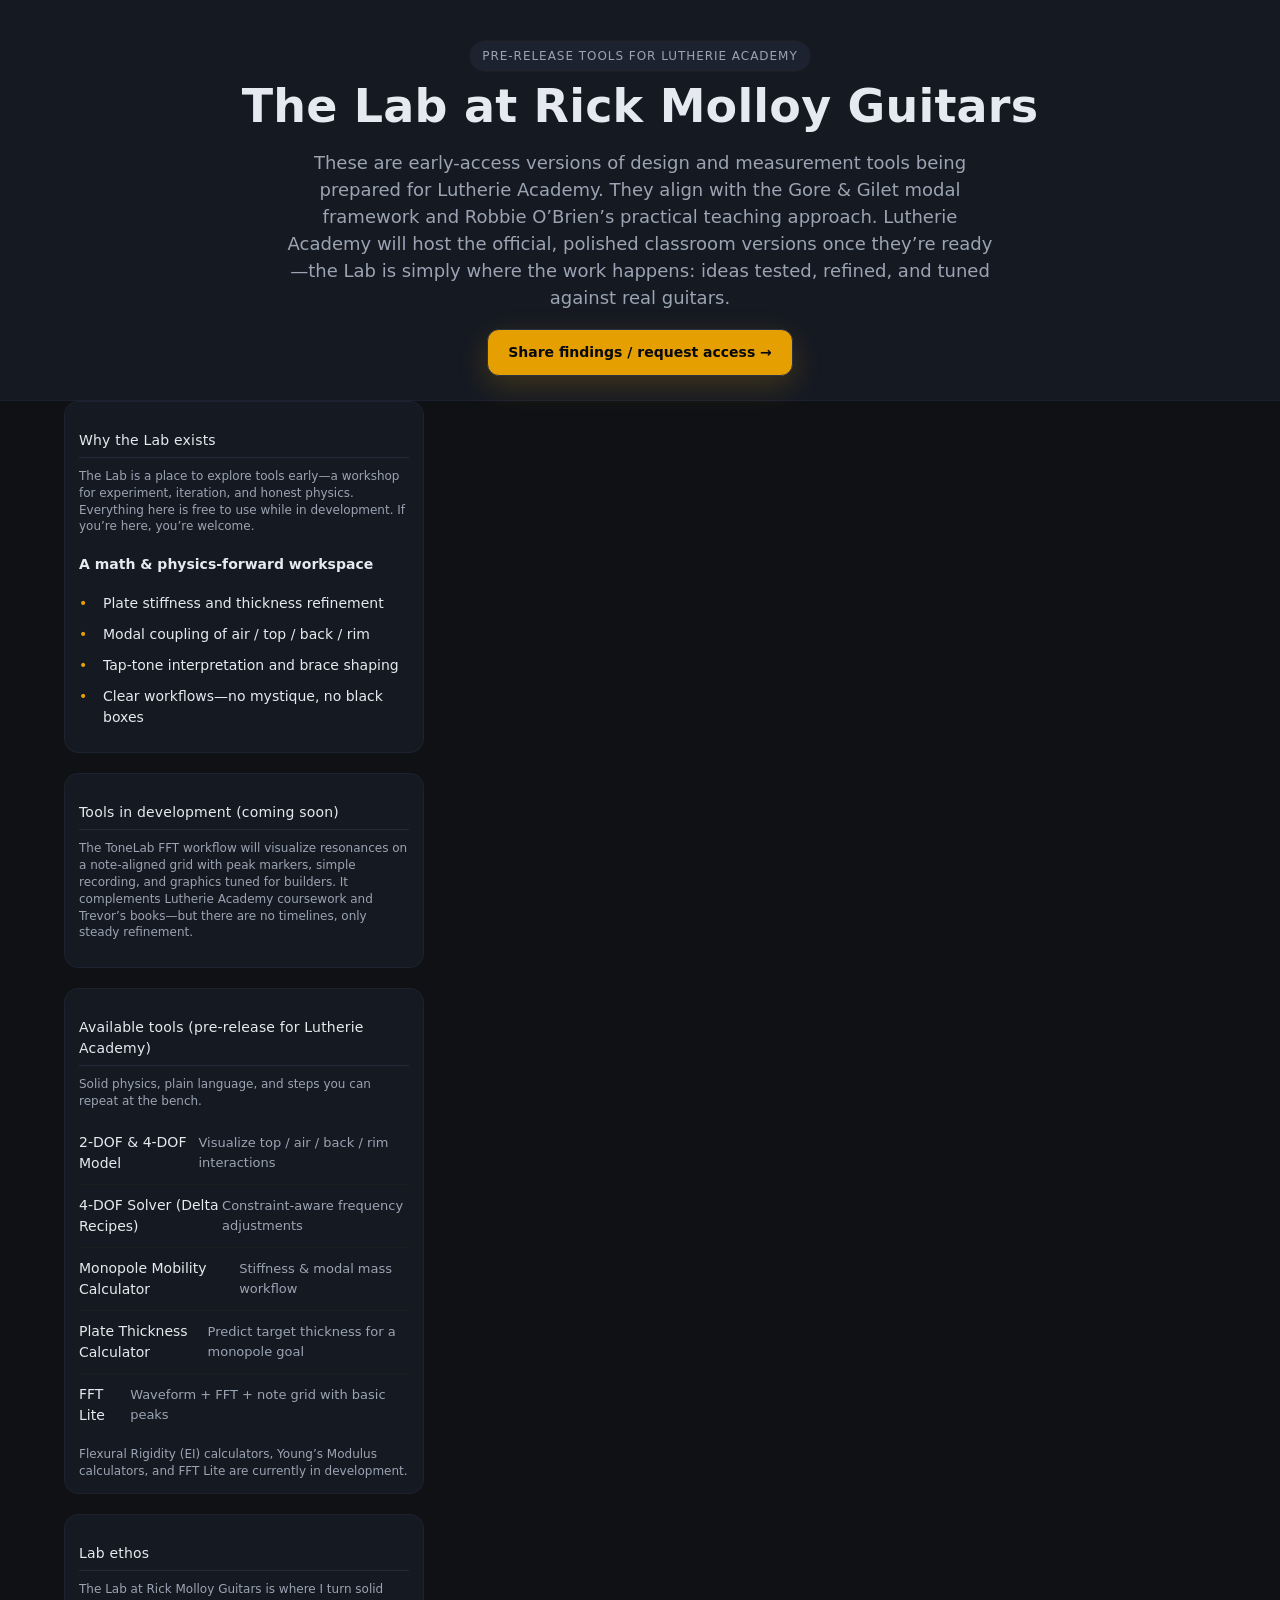
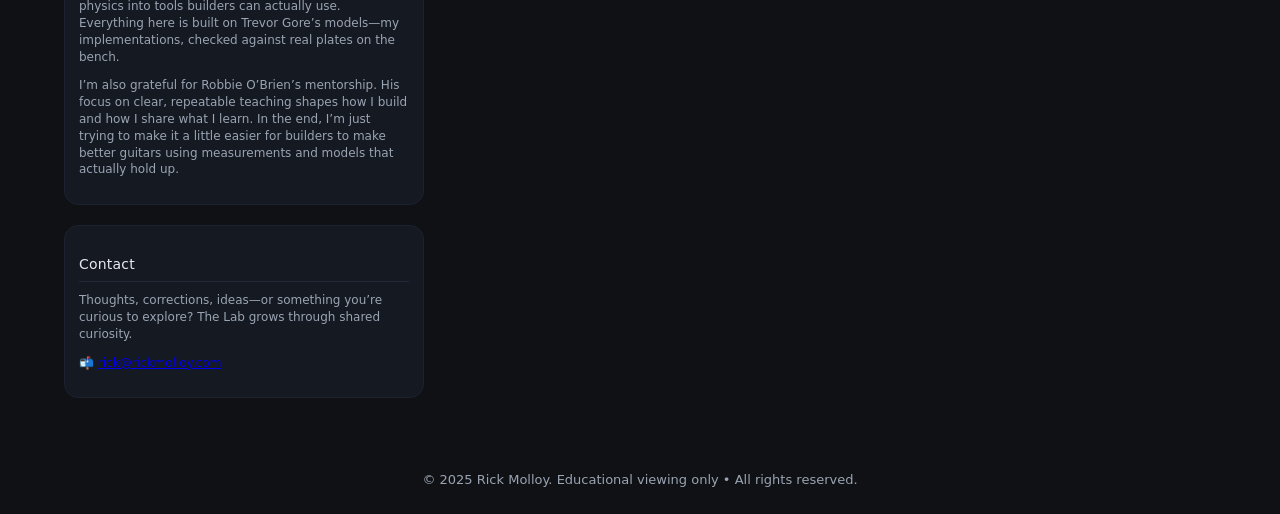
<file: index.html>
<!DOCTYPE html>
<html lang="en">

<head>
  <meta charset="utf-8">
  <meta name="viewport" content="width=device-width, initial-scale=1">
  <title>Rick Molloy Guitars — Coming Soon</title>
  <link rel="stylesheet" href="tools/common/styles.css">
  <style>
    body {
      background: var(--bg);
      color: var(--ink);
      min-height: 100vh;
      display: flex;
      flex-direction: column;
    }

    .hero {
      padding: 40px 24px 24px;
      text-align: center;
    }

    .hero h1 {
      font-size: clamp(32px, 4vw, 46px);
      margin-bottom: 8px;
    }

    .hero p {
      margin: 0 auto;
      max-width: 720px;
      font-size: 18px;
      color: var(--muted);
    }

    main {
      flex: 1;
      width: min(1200px, 100%);
      margin: 0 auto;
      padding: 0 24px 48px;
    }

    .home-grid {
      display: grid;
      grid-template-columns: repeat(auto-fit, minmax(280px, 1fr));
      gap: 20px;
    }

    .pill {
      display: inline-flex;
      align-items: center;
      gap: 8px;
      background: #1c2230;
      border: 1px solid var(--border-soft);
      padding: 6px 12px;
      border-radius: 999px;
      font-size: 12px;
      text-transform: uppercase;
      letter-spacing: 0.08em;
      color: var(--muted);
    }

    .cta {
      display: inline-flex;
      align-items: center;
      justify-content: center;
      gap: 8px;
      border: 1px solid #2a3245;
      background: var(--orange);
      color: #07090e;
      padding: 12px 20px;
      border-radius: 12px;
      text-decoration: none;
      font-weight: 600;
      margin-top: 18px;
      box-shadow: 0 10px 30px rgba(230, 159, 0, 0.2);
    }

    .cta:hover {
      filter: brightness(1.07);
    }

    ul.feature-list {
      list-style: none;
      margin: 16px 0 0;
      padding: 0;
    }

    ul.feature-list li {
      margin: 0 0 10px;
      padding-left: 24px;
      position: relative;
      color: var(--ink);
    }

    ul.feature-list li::before {
      content: "•";
      position: absolute;
      left: 0;
      color: var(--orange);
    }

    .tools-list a {
      display: flex;
      justify-content: space-between;
      align-items: center;
      padding: 10px 0;
      color: var(--ink);
      text-decoration: none;
      border-bottom: 1px solid var(--border-soft);
    }

    .tools-list a:last-child {
      border-bottom: none;
    }

    .tools-list span {
      color: var(--muted);
      font-size: 13px;
    }

    footer {
      text-align: center;
      padding: 24px;
      color: var(--muted);
      font-size: 13px;
    }
  </style>
</head>

<body>
  <header class="hero">
    <div class="pill">Pre-release tools for Lutherie Academy</div>
    <h1>The Lab at Rick Molloy Guitars</h1>
    <p>
      These are early-access versions of design and measurement tools being prepared for Lutherie Academy. They align with
      the Gore &amp; Gilet modal framework and Robbie O’Brien’s practical teaching approach. Lutherie Academy will host the
      official, polished classroom versions once they’re ready—the Lab is simply where the work happens: ideas tested, refined,
      and tuned against real guitars.
    </p>
    <a class="cta" href="mailto:rick@rickmolloy.com">
      Share findings / request access &rarr;
    </a>
  </header>

  <main>
    <div class="home-grid">

      <section class="card pad">
        <h3 class="section">Why the Lab exists</h3>
        <p class="small">
          The Lab is a place to explore tools early—a workshop for experiment, iteration, and honest physics.
          Everything here is free to use while in development. If you’re here, you’re welcome.
        </p>
        <h4>A math &amp; physics-forward workspace</h4>
        <ul class="feature-list">
          <li>Plate stiffness and thickness refinement</li>
          <li>Modal coupling of air / top / back / rim</li>
          <li>Tap-tone interpretation and brace shaping</li>
          <li>Clear workflows—no mystique, no black boxes</li>
        </ul>
      </section>

      <section class="card pad">
        <h3 class="section">Tools in development (coming soon)</h3>
        <p class="small">
          The ToneLab FFT workflow will visualize resonances on a note-aligned grid with peak markers, simple recording,
          and graphics tuned for builders. It complements Lutherie Academy coursework and Trevor’s books—but there are no timelines,
          only steady refinement.
        </p>
      </section>

      <section class="card pad">
        <h3 class="section">Available tools (pre-release for Lutherie Academy)</h3>
        <p class="small">
          Solid physics, plain language, and steps you can repeat at the bench.
        </p>
        <div class="tools-list">
          <a href="tools/4dof_model/index.html">
            2-DOF &amp; 4-DOF Model
            <span>Visualize top / air / back / rim interactions</span>
          </a>
          <a href="tools/4dof_solver/index.html">
            4-DOF Solver (Delta Recipes)
            <span>Constraint-aware frequency adjustments</span>
          </a>
          <a href="tools/monopole_mobility/index.html">
            Monopole Mobility Calculator
            <span>Stiffness &amp; modal mass workflow</span>
          </a>
          <a href="tools/plate_thickness/index.html">
            Plate Thickness Calculator
            <span>Predict target thickness for a monopole goal</span>
          </a>
          <a href="tools/fft_lite/index.html">
            FFT Lite
            <span>Waveform + FFT + note grid with basic peaks</span>
          </a>
        </div>
        <div class="small muted" style="margin-top:10px;">
          Flexural Rigidity (EI) calculators, Young’s Modulus calculators, and FFT Lite are currently in development.
        </div>
      </section>

      <section class="card pad">
        <h3 class="section">Lab ethos</h3>
        <p class="small">
          The Lab at Rick Molloy Guitars is where I turn solid physics into tools builders can actually use. Everything here is built on Trevor Gore’s models—my implementations, checked against real plates on the bench.
        </p>
        <p class="small">
          I’m also grateful for Robbie O’Brien’s mentorship. His focus on clear, repeatable teaching shapes how I build and how I share what I learn. In the end, I’m just trying to make it a little easier for builders to make better guitars using measurements and models that actually hold up.
        </p>
      </section>

      <section class="card pad">
        <h3 class="section">Contact</h3>
        <p class="small">
          Thoughts, corrections, ideas—or something you’re curious to explore? The Lab grows through shared curiosity.
        </p>
        <p class="small">
          📬 <a href="mailto:rick@rickmolloy.com">rick@rickmolloy.com</a>
        </p>
      </section>

    </div>
  </main>

  <footer>© 2025 Rick Molloy. Educational viewing only • All rights reserved.</footer>
</body>

</html>
</file>
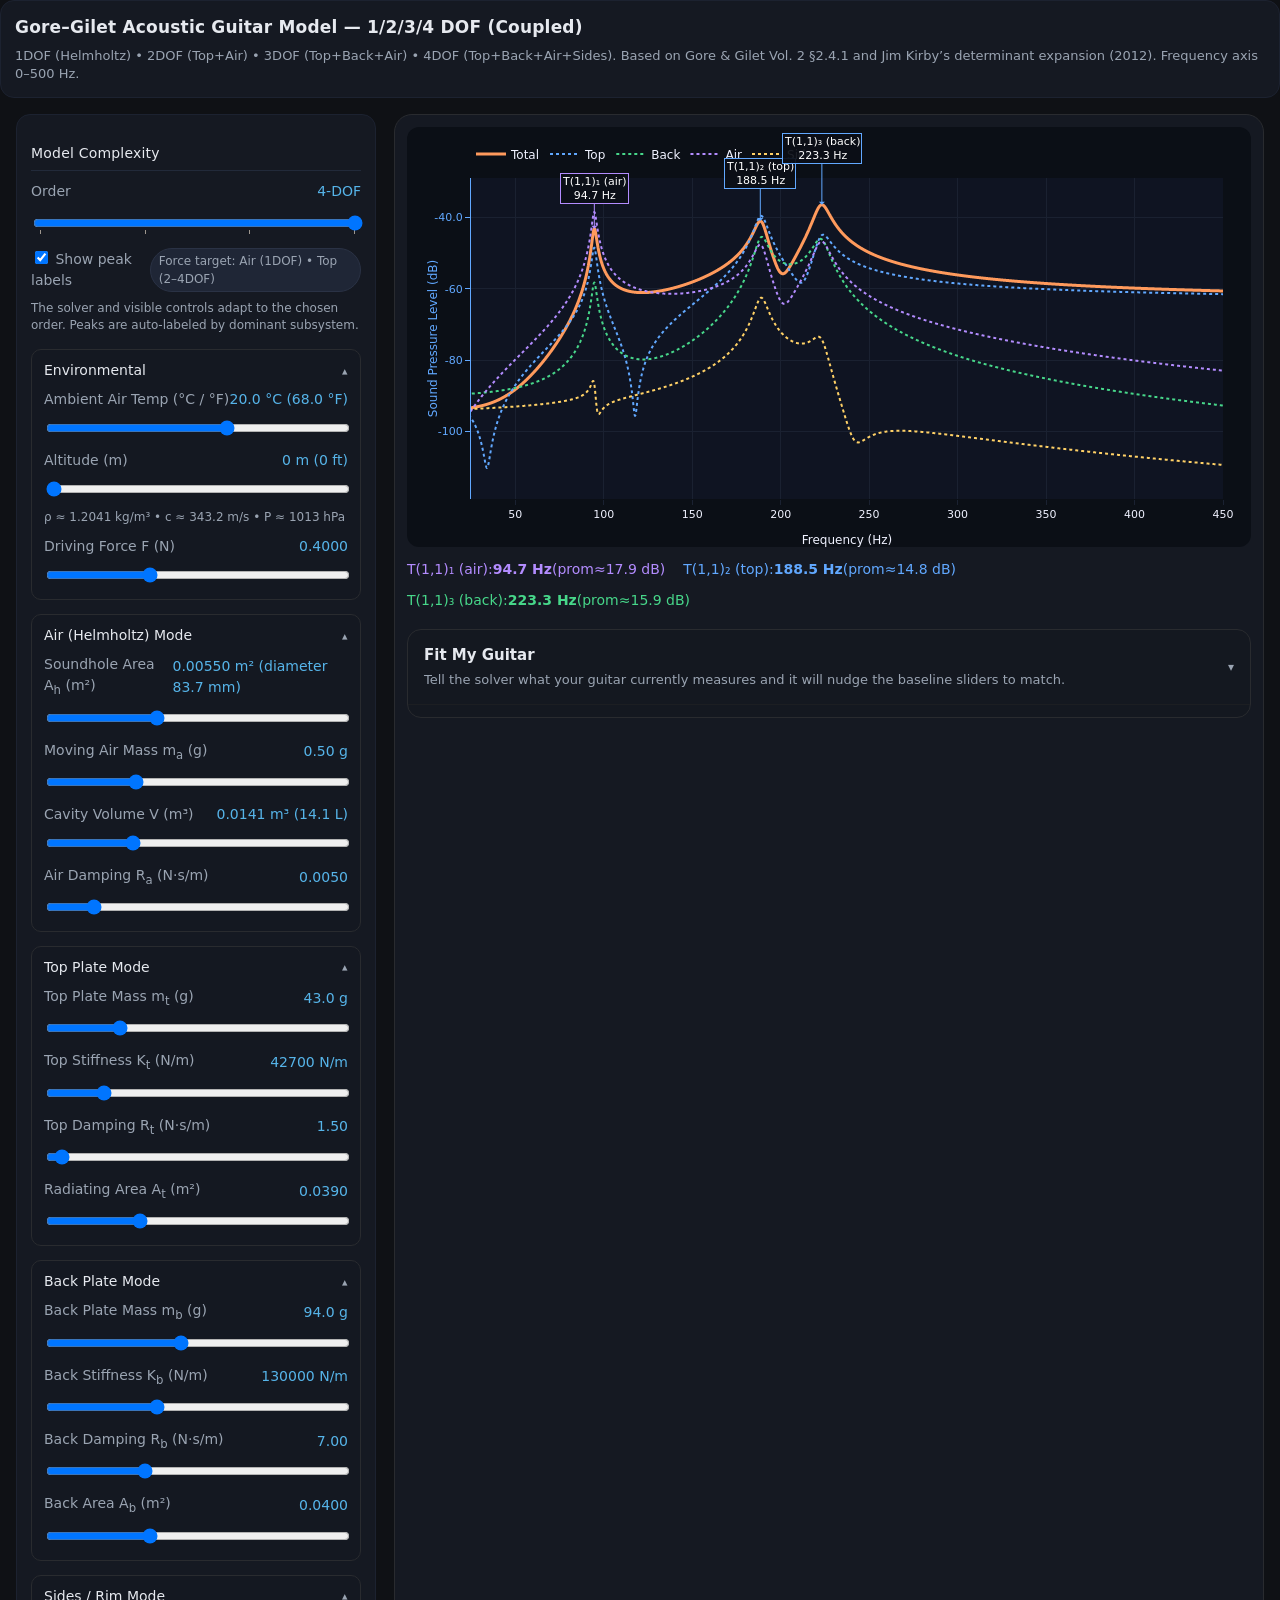
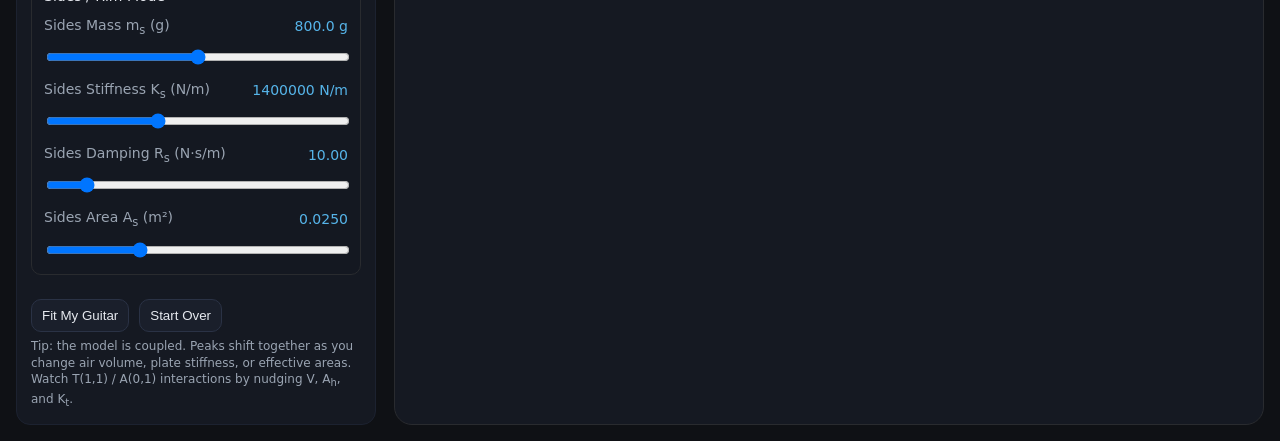
<file: tools/4dof_model/index.html>
<!DOCTYPE html>
<html lang="en">

<head>
    <meta charset="utf-8" />
    <meta name="viewport" content="width=device-width, initial-scale=1" />
    <title>Gore–Gilet Acoustic Guitar Model — 1/2/3/4 DOF + Peak Labels</title>
    <link rel="stylesheet" href="../common/4dof/styles.css">
</head>

<body>
    <header class="card pad">
        <h1>Gore–Gilet Acoustic Guitar Model — 1/2/3/4 DOF (Coupled)</h1>
        <div class="muted">
            1DOF (Helmholtz) • 2DOF (Top+Air) • 3DOF (Top+Back+Air) • 4DOF (Top+Back+Air+Sides).
            Based on Gore &amp; Gilet Vol. 2 §2.4.1 and Jim Kirby’s determinant expansion (2012). Frequency axis
            0–500&nbsp;Hz.
        </div>
    </header>

    <main>
        <section class="card pad controls-panel">

            <!-- MODEL ORDER -->
            <h3 class="section">Model Complexity</h3>
            <div class="row"><label>Order</label>
                <div class="val"><span id="model_label">4‑DOF</span></div>
            </div>
            <input type="range" id="model_order" min="1" max="4" step="1" value="4" list="model_ticks">
            <datalist id="model_ticks">
                <option value="1"></option>
                <option value="2"></option>
                <option value="3"></option>
                <option value="4"></option>
            </datalist>
            <div class="row" style="margin-top:8px;">
                <label><input type="checkbox" id="show_labels" checked> Show peak labels</label>
                <span class="badge">Force target: Air (1DOF) • Top (2–4DOF)</span>
            </div>
            <div class="small">The solver and visible controls adapt to the chosen order. Peaks are auto‑labeled by
                dominant subsystem.</div>

            <div class="control-grid">
                <!-- ENVIRONMENTAL -->
                <details id="blk_environment" class="control-card" open>
                    <summary>Environmental</summary>
                    <div class="row"><label>Ambient Air Temp (°C / °F)</label>
                        <div class="val" id="ambient_temp_val">20.0 °C</div>
                    </div>
                    <input type="range" id="ambient_temp" min="-10" max="40" step="0.5" value="20">
                    <div class="row"><label>Altitude (m)</label>
                        <div class="val" id="altitude_val">0 m (0 ft)</div>
                    </div>
                    <input type="range" id="altitude" min="0" max="4000" step="10" value="0">
                    <div class="small" id="atm_meta">ρ ≈ 1.205 kg/m³ • c ≈ 340.0 m/s</div>
                    <div class="row" style="margin-top:10px;"><label>Driving Force F (N)</label>
                        <div class="val" id="driving_force_val">0.40</div>
                    </div>
                    <input type="range" id="driving_force" min="0.10" max="1.00" step="0.01" value="0.40">
                </details>

                <!-- AIR -->
                <details id="blk_air" class="control-card" open>
                    <summary>Air (Helmholtz) Mode</summary>
                    <div class="row"><label>Soundhole Area A<sub>h</sub> (m²)</label>
                        <div class="val" id="area_hole_val">0.00550 m² (diameter 83.6 mm)</div>
                    </div>
                    <input type="range" id="area_hole" min="0.0030" max="0.0100" step="0.000001" value="0.0055">
                    <div class="row"><label>Moving Air Mass m<sub>a</sub> (g)</label>
                        <div class="val" id="mass_air_val">0.50 g</div>
                    </div>
                    <input type="range" id="mass_air" min="0.30" max="1.00" step="0.01" value="0.50">
                <div class="row"><label>Cavity Volume V (m³)</label>
                    <div class="val" id="volume_air_val">0.0141 m³ (14.1 L)</div>
                </div>
                    <input type="range" id="volume_air" min="0.0100" max="0.0250" step="0.0001" value="0.0141">
                <div class="row"><label>Air Damping R<sub>a</sub> (N·s/m)</label>
                    <div class="val" id="damping_air_val">0.0050</div>
                </div>
                <input type="range" id="damping_air" min="0.001" max="0.030" step="0.001" value="0.005">
                </details>

                <!-- TOP -->
                <details id="blk_top" class="control-card" open>
                    <summary>Top Plate Mode</summary>
                    <div class="row"><label>Top Plate Mass m<sub>t</sub> (g)</label>
                        <div class="val" id="mass_top_val">43.0 g</div>
                </div>
                <input type="range" id="mass_top" min="20.0" max="120.0" step="0.1" value="43.0">
                <div class="row"><label>Top Stiffness K<sub>t</sub> (N/m)</label>
                    <div class="val" id="stiffness_top_val">42700 N/m</div>
                </div>
                <input type="range" id="stiffness_top" min="20000" max="150000" step="100" value="42700">
                <div class="row"><label>Top Damping R<sub>t</sub> (N·s/m)</label>
                    <div class="val" id="damping_top_val">1.5</div>
                </div>
                <input type="range" id="damping_top" min="1.0" max="20.0" step="0.5" value="1.5">
                <div class="row"><label>Radiating Area A<sub>t</sub> (m²)</label>
                    <div class="val" id="area_top_val">0.0390</div>
                </div>
                    <input type="range" id="area_top" min="0.0300" max="0.0600" step="0.0005" value="0.0390">
                </details>

                <!-- BACK -->
                <details id="blk_back" class="control-card" open>
                    <summary>Back Plate Mode</summary>
                    <div class="row"><label>Back Plate Mass m<sub>b</sub> (g)</label>
                        <div class="val" id="mass_back_val">94.0 g</div>
                </div>
                <input type="range" id="mass_back" min="50.0" max="150.0" step="0.1" value="94.0">
                <div class="row"><label>Back Stiffness K<sub>b</sub> (N/m)</label>
                    <div class="val" id="stiffness_back_val">130000 N/m</div>
                </div>
                <input type="range" id="stiffness_back" min="80000" max="220000" step="100" value="130000">
                <div class="row"><label>Back Damping R<sub>b</sub> (N·s/m)</label>
                    <div class="val" id="damping_back_val">7.0</div>
                </div>
                <input type="range" id="damping_back" min="1.0" max="20.0" step="0.1" value="7.0">
                <div class="row"><label>Back Area A<sub>b</sub> (m²)</label>
                    <div class="val" id="area_back_val">0.0400</div>
                </div>
                    <input type="range" id="area_back" min="0.0300" max="0.0600" step="0.0005" value="0.0400">
                </details>

                <!-- SIDES -->
                <details id="blk_sides" class="control-card" open>
                    <summary>Sides / Rim Mode</summary>
                    <div class="row"><label>Sides Mass m<sub>s</sub> (g)</label>
                        <div class="val" id="mass_sides_val">800.0 g</div>
                </div>
                <input type="range" id="mass_sides" min="100.0" max="1500.0" step="0.1" value="800.0">
                <div class="row"><label>Sides Stiffness K<sub>s</sub> (N/m)</label>
                    <div class="val" id="stiffness_sides_val">1400000 N/m</div>
                </div>
                <input type="range" id="stiffness_sides" min="500000" max="3000000" step="1000" value="1400000">
                <div class="row"><label>Sides Damping R<sub>s</sub> (N·s/m)</label>
                    <div class="val" id="damping_sides_val">10.0</div>
                </div>
                <input type="range" id="damping_sides" min="1.0" max="80.0" step="1.0" value="10.0">
                    <div class="row"><label>Sides Area A<sub>s</sub> (m²)</label>
                        <div class="val" id="area_sides_val">0.0250</div>
                    </div>
                    <input type="range" id="area_sides" min="0.0100" max="0.0600" step="0.0005" value="0.0250">
                </details>
            </div>

            <div class="action-row">
                <button id="btn_fit_baseline">Fit My Guitar</button>
                <button id="btn_reset">Start Over</button>
            </div>
            <div class="small">
                Tip: the model is coupled. Peaks shift together as you change air volume, plate stiffness, or effective
                areas.
                Watch T(1,1) / A(0,1) interactions by nudging V, A<sub>h</sub>, and K<sub>t</sub>.
            </div>
        </section>

        <section class="card pad plot-panel">
            <div id="plot"></div>
            <div id="peak_list"></div>
            <details id="fit_panel_inline" class="fit-card" data-fit-panel="inline">
            <summary>
                <div class="fit-card__summary">
                    <h3>Fit My Guitar</h3>
                    <p>Tell the solver what your guitar currently measures and it will nudge the baseline sliders to match.</p>
                </div>
            </summary>
            <form id="fit_form" data-fit-mode="baseline">
                <p class="small muted">All fields are optional. Provide whatever modal frequencies or structural
                    values you know and the baseline sliders will be adjusted toward them.</p>
                <div class="fit-grid">
                    <label>Target T(1,1)<sub>1</sub> (Hz)
                        <input type="number" step="0.1" id="fit_freq_1" name="freq1" placeholder="e.g. 90">
                    </label>
                    <label>Target T(1,1)<sub>2</sub> (Hz)
                        <input type="number" step="0.1" id="fit_freq_2" name="freq2" placeholder="e.g. 190">
                    </label>
                    <label>Target T(1,1)<sub>3</sub> (Hz)
                        <input type="number" step="0.1" id="fit_freq_3" name="freq3" placeholder="e.g. 230">
                    </label>
                    <label>Top Mass m<sub>t</sub> (g)
                        <input type="number" step="0.1" id="fit_mass_top" name="mass_top" placeholder="e.g. 43">
                    </label>
                    <label>Top Stiffness K<sub>t</sub> (N/m)
                        <input type="number" step="10" id="fit_stiffness_top" name="stiffness_top"
                            placeholder="e.g. 42000">
                    </label>
                    <label>Back Mass m<sub>b</sub> (g)
                        <input type="number" step="0.1" id="fit_mass_back" name="mass_back" placeholder="e.g. 90">
                    </label>
                    <label>Back Stiffness K<sub>b</sub> (N/m)
                        <input type="number" step="10" id="fit_stiffness_back" name="stiffness_back"
                            placeholder="e.g. 130000">
                    </label>
                    <label>Cavity Volume V (m³)
                        <input type="number" step="0.0001" id="fit_volume_air" name="volume_air" placeholder="e.g. 0.014">
                    </label>
                </div>
                <div id="fit_status" class="fit-status small muted"></div>
                <div class="fit-actions">
                    <button type="button" class="ghost" data-fit-reset>Reset baseline</button>
                    <button type="submit">Fit My Guitar</button>
                </div>
            </form>
        </details>
        </section>
    </main>

    <script src="../common/atmosphere.js" defer></script>
    <script src="../common/solver_core.js" defer></script>
    <script src="../vendor/plotly/plotly.min.js" defer></script>
    <script src="../common/4dof/model_core.js" defer></script>
    <script src="../common/4dof/main.js" defer></script>

</body>

</html>
</file>
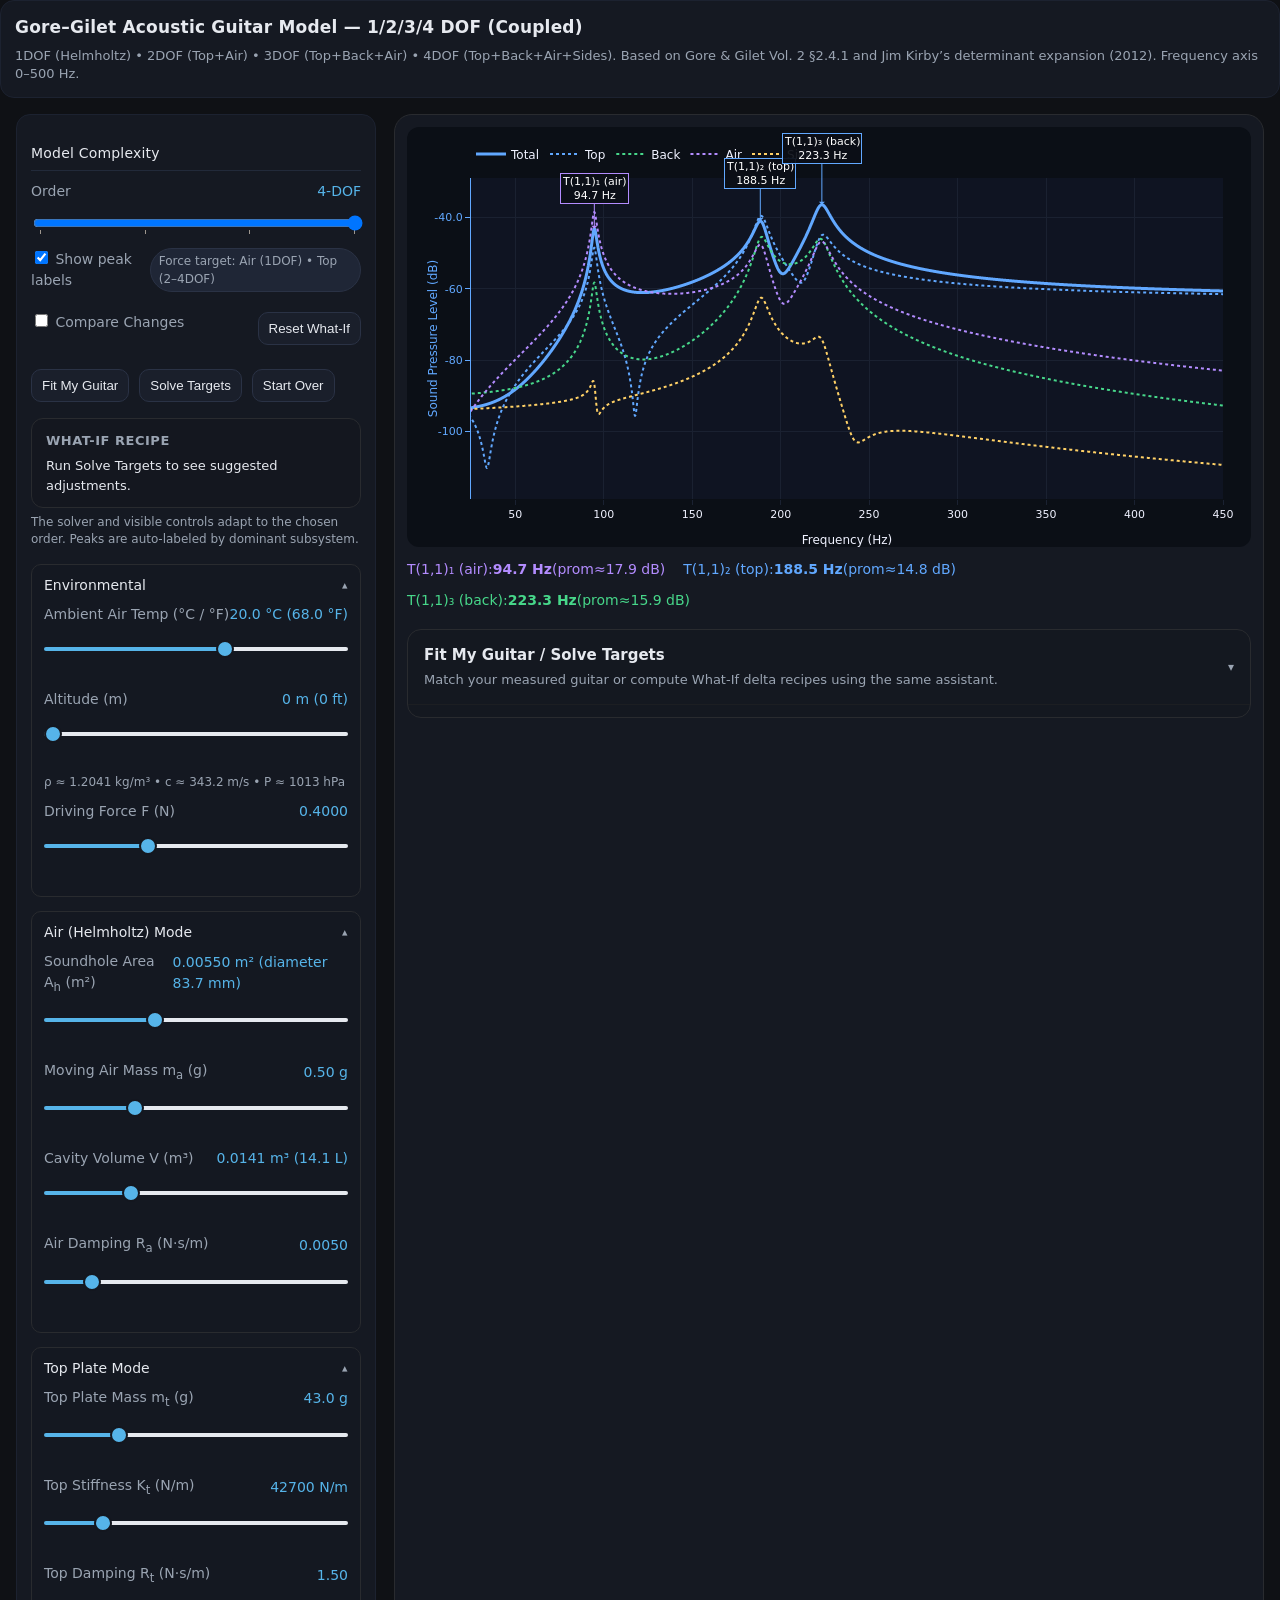
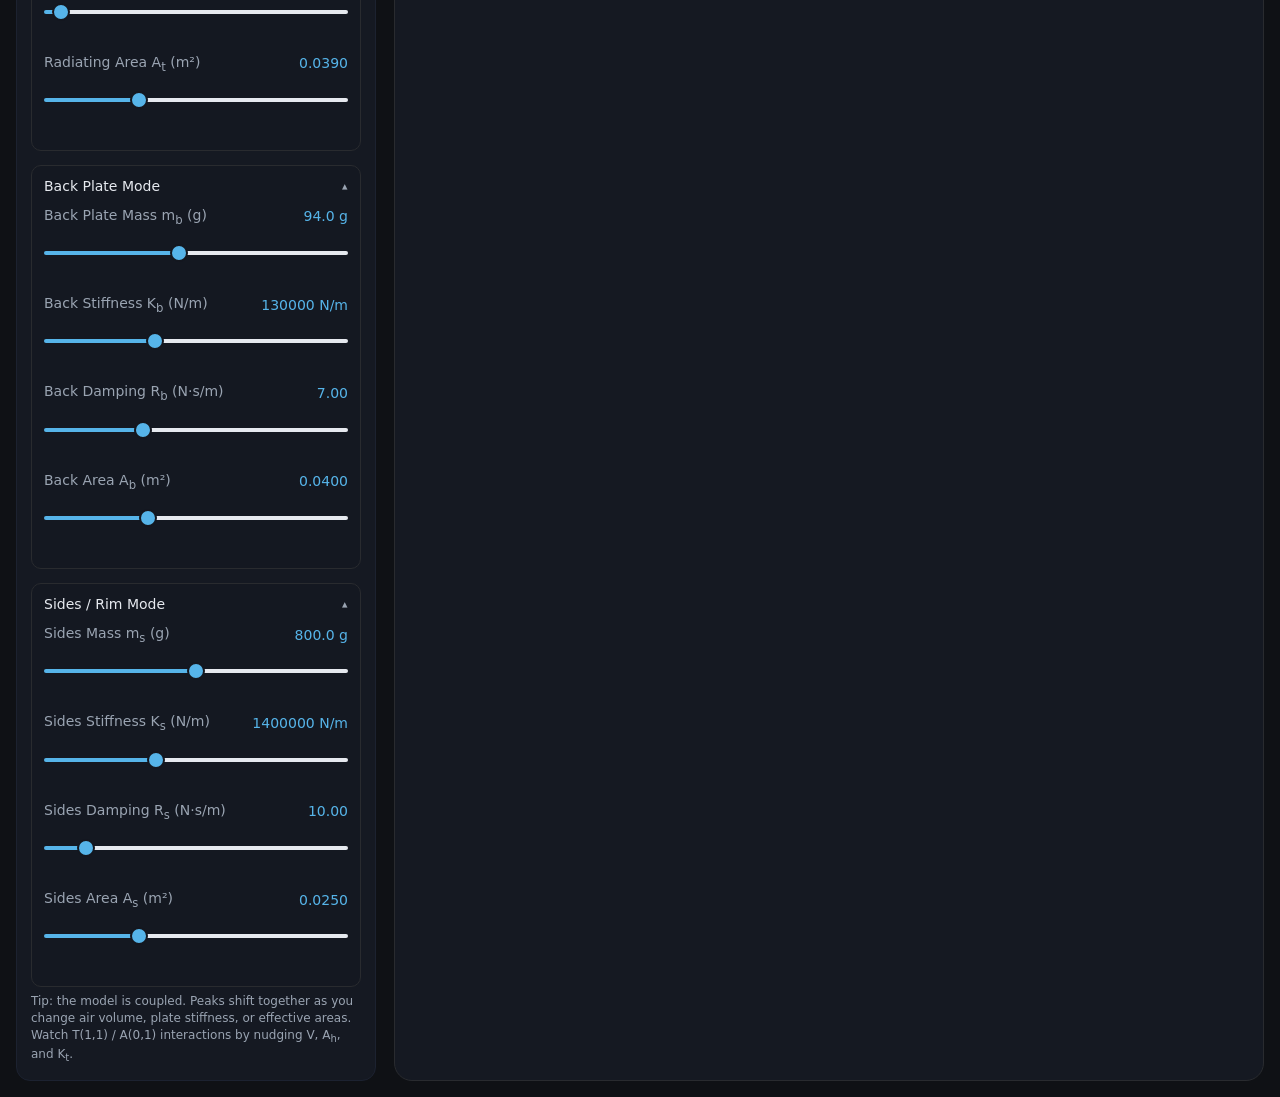
<file: tools/4dof_solver/index.html>
<!DOCTYPE html>
<html lang="en">

<head>
    <meta charset="utf-8" />
    <meta name="viewport" content="width=device-width, initial-scale=1" />
    <title>Gore–Gilet Acoustic Guitar Model — 1/2/3/4 DOF + Peak Labels</title>
    <link rel="stylesheet" href="../common/4dof/styles.css">
</head>

<body data-palette="whatif">
    <header class="card pad">
        <h1>Gore–Gilet Acoustic Guitar Model — 1/2/3/4 DOF (Coupled)</h1>
        <div class="muted">
            1DOF (Helmholtz) • 2DOF (Top+Air) • 3DOF (Top+Back+Air) • 4DOF (Top+Back+Air+Sides).
            Based on Gore &amp; Gilet Vol. 2 §2.4.1 and Jim Kirby’s determinant expansion (2012). Frequency axis
            0–500&nbsp;Hz.
        </div>
    </header>

    <main>
        <section class="card pad controls-panel">

            <!-- MODEL ORDER -->
            <h3 class="section">Model Complexity</h3>
            <div class="row"><label>Order</label>
                <div class="val"><span id="model_label">4‑DOF</span></div>
            </div>
            <input type="range" id="model_order" min="1" max="4" step="1" value="4" list="model_ticks">
            <datalist id="model_ticks">
                <option value="1"></option>
                <option value="2"></option>
                <option value="3"></option>
                <option value="4"></option>
            </datalist>
            <div class="row" style="margin-top:8px;">
                <label><input type="checkbox" id="show_labels" checked> Show peak labels</label>
                <span class="badge">Force target: Air (1DOF) • Top (2–4DOF)</span>
            </div>
            <div class="row whatif-toggle-row">
                <label><input type="checkbox" id="whatif_toggle"> Compare Changes</label>
                <button id="btn_reset_whatif" disabled>Reset What-If</button>
            </div>
            <div class="action-row">
                <button id="btn_fit_baseline">Fit My Guitar</button>
                <button id="btn_fit_whatif">Solve Targets</button>
                <button id="btn_reset">Start Over</button>
            </div>
            <div id="whatif_summary" class="delta-summary">
                <h3>What-If Recipe</h3>
                <div class="delta-summary__body muted">Run Solve Targets to see suggested adjustments.</div>
            </div>
            <div class="small">The solver and visible controls adapt to the chosen order. Peaks are auto‑labeled by
                dominant subsystem.</div>

            <div class="control-grid">
                <!-- ENVIRONMENTAL -->
                <details id="blk_environment" class="control-card" open>
                    <summary>Environmental</summary>
                    <div class="row"><label>Ambient Air Temp (°C / °F)</label>
                        <div class="val" id="ambient_temp_val">20.0 °C</div>
                    </div>
                    <input type="range" id="ambient_temp" min="-10" max="40" step="0.5" value="20">
                    <div class="row"><label>Altitude (m)</label>
                        <div class="val" id="altitude_val">0 m (0 ft)</div>
                    </div>
                    <input type="range" id="altitude" min="0" max="4000" step="10" value="0">
                    <div class="small" id="atm_meta">ρ ≈ 1.205 kg/m³ • c ≈ 340.0 m/s</div>
                    <div class="row" style="margin-top:10px;"><label>Driving Force F (N)</label>
                        <div class="val" id="driving_force_val">0.40</div>
                    </div>
                    <input type="range" id="driving_force" min="0.10" max="1.00" step="0.01" value="0.40">
                </details>

                <!-- AIR -->
                <details id="blk_air" class="control-card" open>
                    <summary>Air (Helmholtz) Mode</summary>
                    <div class="row"><label>Soundhole Area A<sub>h</sub> (m²)</label>
                        <div class="val" id="area_hole_val">0.00550 m² (diameter 83.6 mm)</div>
                    </div>
                    <input type="range" id="area_hole" min="0.0030" max="0.0100" step="0.000001" value="0.0055">
                    <div class="row"><label>Moving Air Mass m<sub>a</sub> (g)</label>
                        <div class="val" id="mass_air_val">0.50 g</div>
                    </div>
                    <input type="range" id="mass_air" min="0.30" max="1.00" step="0.01" value="0.50">
                <div class="row"><label>Cavity Volume V (m³)</label>
                    <div class="val" id="volume_air_val">0.0141 m³ (14.1 L)</div>
                </div>
                    <input type="range" id="volume_air" min="0.0100" max="0.0250" step="0.0001" value="0.0141">
                <div class="row"><label>Air Damping R<sub>a</sub> (N·s/m)</label>
                    <div class="val" id="damping_air_val">0.0050</div>
                </div>
                <input type="range" id="damping_air" min="0.001" max="0.030" step="0.001" value="0.005">
                </details>

                <!-- TOP -->
                <details id="blk_top" class="control-card" open>
                    <summary>Top Plate Mode</summary>
                    <div class="row"><label>Top Plate Mass m<sub>t</sub> (g)</label>
                        <div class="val" id="mass_top_val">43.0 g</div>
                </div>
                <input type="range" id="mass_top" min="20.0" max="120.0" step="0.1" value="43.0">
                <div class="row"><label>Top Stiffness K<sub>t</sub> (N/m)</label>
                    <div class="val" id="stiffness_top_val">42700 N/m</div>
                </div>
                <input type="range" id="stiffness_top" min="20000" max="150000" step="100" value="42700">
                <div class="row"><label>Top Damping R<sub>t</sub> (N·s/m)</label>
                    <div class="val" id="damping_top_val">1.5</div>
                </div>
                <input type="range" id="damping_top" min="1.0" max="20.0" step="0.5" value="1.5">
                <div class="row"><label>Radiating Area A<sub>t</sub> (m²)</label>
                    <div class="val" id="area_top_val">0.0390</div>
                </div>
                    <input type="range" id="area_top" min="0.0300" max="0.0600" step="0.0005" value="0.0390">
                </details>

                <!-- BACK -->
                <details id="blk_back" class="control-card" open>
                    <summary>Back Plate Mode</summary>
                    <div class="row"><label>Back Plate Mass m<sub>b</sub> (g)</label>
                        <div class="val" id="mass_back_val">94.0 g</div>
                </div>
                <input type="range" id="mass_back" min="50.0" max="150.0" step="0.1" value="94.0">
                <div class="row"><label>Back Stiffness K<sub>b</sub> (N/m)</label>
                    <div class="val" id="stiffness_back_val">130000 N/m</div>
                </div>
                <input type="range" id="stiffness_back" min="80000" max="220000" step="100" value="130000">
                <div class="row"><label>Back Damping R<sub>b</sub> (N·s/m)</label>
                    <div class="val" id="damping_back_val">7.0</div>
                </div>
                <input type="range" id="damping_back" min="1.0" max="20.0" step="0.1" value="7.0">
                <div class="row"><label>Back Area A<sub>b</sub> (m²)</label>
                    <div class="val" id="area_back_val">0.0400</div>
                </div>
                    <input type="range" id="area_back" min="0.0300" max="0.0600" step="0.0005" value="0.0400">
                </details>

                <!-- SIDES -->
                <details id="blk_sides" class="control-card" open>
                    <summary>Sides / Rim Mode</summary>
                    <div class="row"><label>Sides Mass m<sub>s</sub> (g)</label>
                        <div class="val" id="mass_sides_val">800.0 g</div>
                </div>
                <input type="range" id="mass_sides" min="100.0" max="1500.0" step="0.1" value="800.0">
                <div class="row"><label>Sides Stiffness K<sub>s</sub> (N/m)</label>
                    <div class="val" id="stiffness_sides_val">1400000 N/m</div>
                </div>
                <input type="range" id="stiffness_sides" min="500000" max="3000000" step="1000" value="1400000">
                <div class="row"><label>Sides Damping R<sub>s</sub> (N·s/m)</label>
                    <div class="val" id="damping_sides_val">10.0</div>
                </div>
                <input type="range" id="damping_sides" min="1.0" max="80.0" step="1.0" value="10.0">
                    <div class="row"><label>Sides Area A<sub>s</sub> (m²)</label>
                        <div class="val" id="area_sides_val">0.0250</div>
                    </div>
                    <input type="range" id="area_sides" min="0.0100" max="0.0600" step="0.0005" value="0.0250">
                </details>
            </div>

            <div class="small">
                Tip: the model is coupled. Peaks shift together as you change air volume, plate stiffness, or effective
                areas.
                Watch T(1,1) / A(0,1) interactions by nudging V, A<sub>h</sub>, and K<sub>t</sub>.
            </div>
        </section>

    <section class="card pad plot-panel">
            <div id="plot"></div>
            <div id="peak_list"></div>
            <details id="fit_panel_inline" class="fit-card" data-fit-panel="inline">
            <summary>
                <div class="fit-card__summary">
                    <h3>Fit My Guitar / Solve Targets</h3>
                    <p>Match your measured guitar or compute What-If delta recipes using the same assistant.</p>
                </div>
            </summary>
            <form id="fit_form" data-fit-mode="baseline">
                <p class="small muted">Enter the peaks or structural values you care about. Use the “Solve Targets”
                    CTA to switch into What-If mode; otherwise the assistant fits your current guitar.</p>

                <fieldset class="fit-group">
                    <legend>Modal Targets</legend>
                    <div class="fit-grid">
                        <label>T(1,1)<sub>1</sub> (Hz)
                            <input type="number" step="0.1" id="fit_freq_1" name="freq1" placeholder="e.g. 90">
                        </label>
                        <label>T(1,1)<sub>2</sub> (Hz)
                            <input type="number" step="0.1" id="fit_freq_2" name="freq2" placeholder="e.g. 190">
                        </label>
                        <label>T(1,1)<sub>3</sub> (Hz)
                            <input type="number" step="0.1" id="fit_freq_3" name="freq3" placeholder="e.g. 230">
                        </label>
                    </div>
                </fieldset>

                <fieldset class="fit-group">
                    <legend>Plate Information</legend>
                    <div class="fit-grid">
                        <label>Top Mass m<sub>t</sub> (g)
                            <input type="number" step="0.1" id="fit_mass_top" name="mass_top" placeholder="e.g. 43">
                        </label>
                        <label>Top Stiffness K<sub>t</sub> (N/m)
                            <input type="number" step="10" id="fit_stiffness_top" name="stiffness_top"
                                placeholder="e.g. 42000">
                        </label>
                        <label>Back Mass m<sub>b</sub> (g)
                            <input type="number" step="0.1" id="fit_mass_back" name="mass_back" placeholder="e.g. 90">
                        </label>
                        <label>Back Stiffness K<sub>b</sub> (N/m)
                            <input type="number" step="10" id="fit_stiffness_back" name="stiffness_back"
                                placeholder="e.g. 130000">
                        </label>
                    </div>
                </fieldset>

                <fieldset class="fit-group">
                    <legend>Body Information (Helmholtz + cavity)</legend>
                    <div class="fit-grid">
                        <label>Cavity Volume V (m³)
                            <input type="number" step="0.0001" id="fit_volume_air" name="volume_air" placeholder="e.g. 0.014">
                        </label>
                        <label>Soundhole Diameter (mm)
                            <input type="number" step="0.1" id="fit_area_hole_diam" name="area_hole_diam" placeholder="e.g. 83.6">
                        </label>
                    </div>
                </fieldset>

                <div id="fit_status" class="fit-status small muted"></div>
                <label class="fit-option">
                    <input type="checkbox" id="fit_restrict_simple" checked>
                    When solving recipes, only enlarge the soundhole and increase plate masses (no thinning allowed).
                </label>
                <div class="fit-actions">
                    <button type="button" class="ghost" data-fit-reset>Reset sliders</button>
                    <button type="submit">Solve Targets</button>
                </div>
            </form>
        </details>
        </section>
    </main>
    <script src="../common/atmosphere.js" defer></script>
    <script src="../common/solver_core.js" defer></script>
    <script src="../vendor/plotly/plotly.min.js" defer></script>
    <script src="../common/4dof/model_core.js" defer></script>
    <script src="../common/4dof/main.js" defer></script>
    <script src="../common/4dof/whatif.js" defer></script>

</body>

</html>
</file>
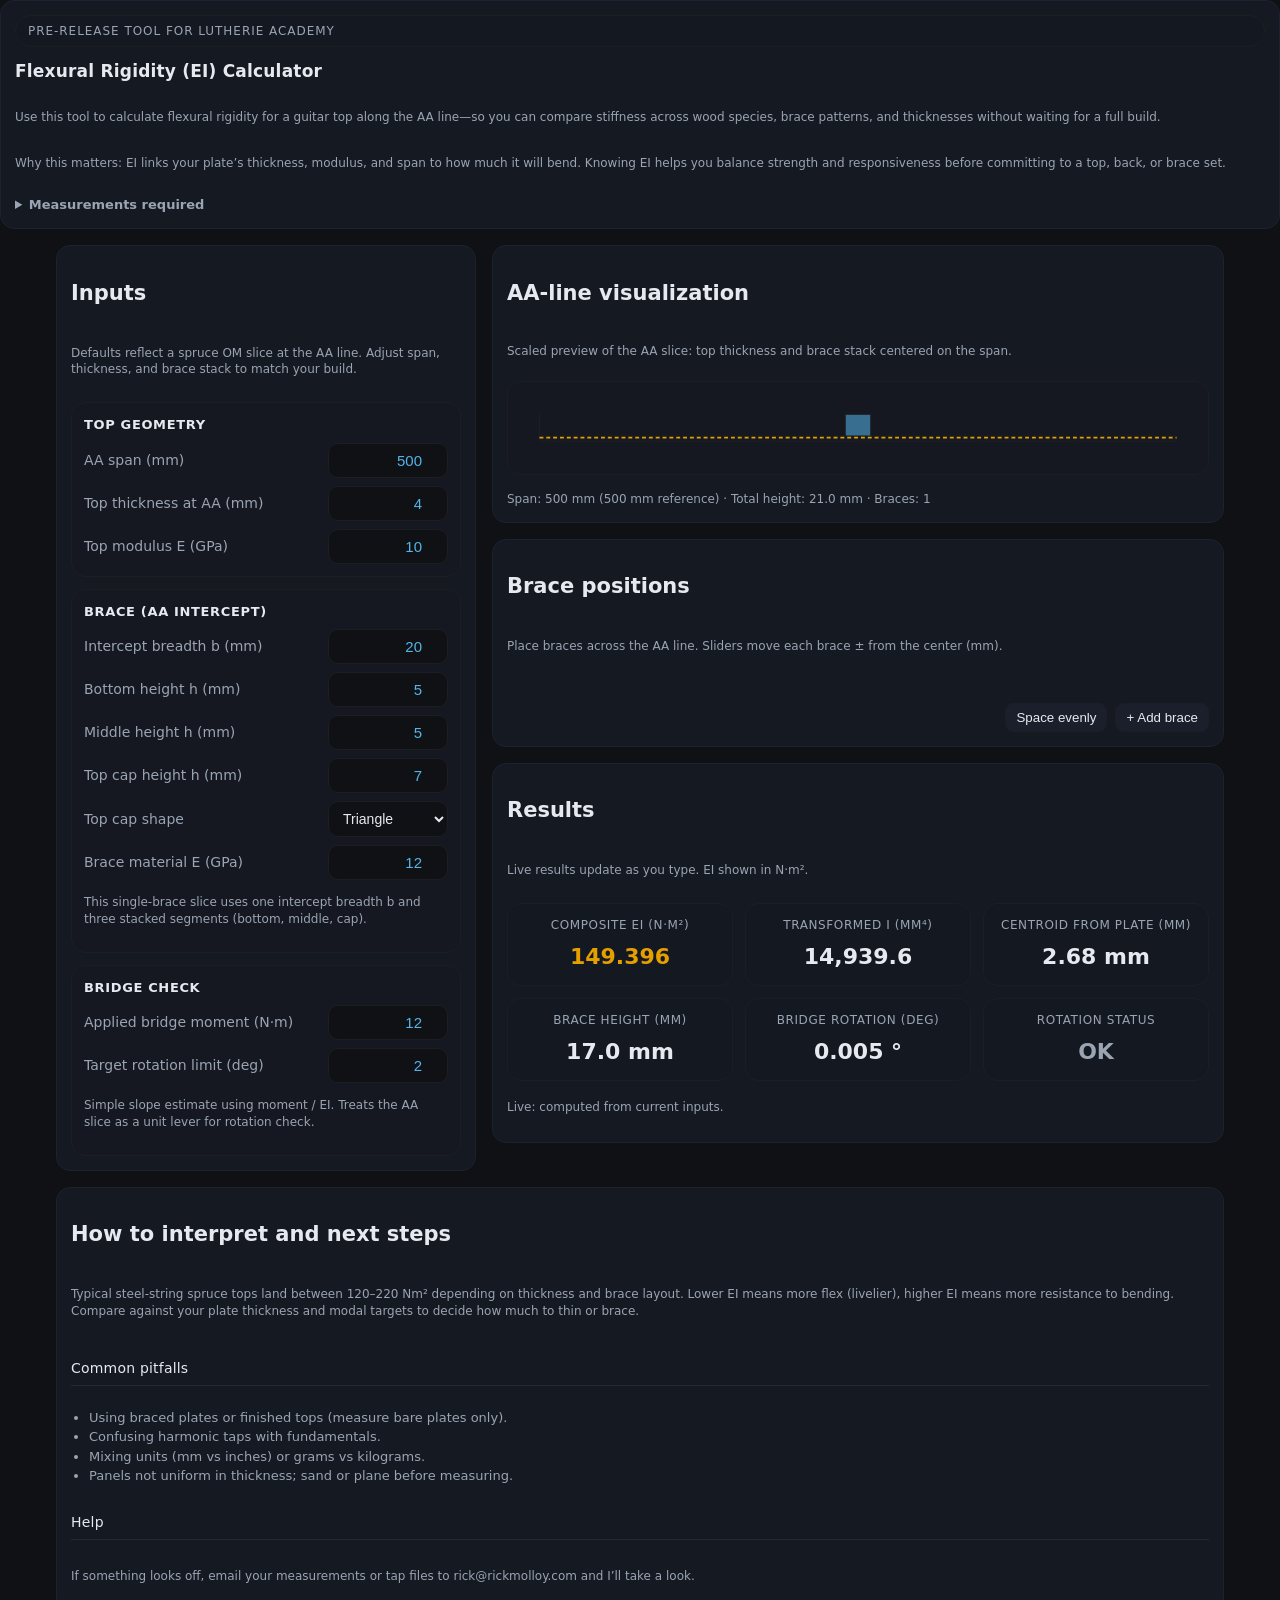
<file: tools/flexural_rigidity/index.html>
<!DOCTYPE html>
<html lang="en">

<head>
  <meta charset="utf-8">
  <meta name="viewport" content="width=device-width, initial-scale=1">
  <title>Flexural Rigidity (EI) Calculator — ToneLab</title>
  <link rel="stylesheet" href="../common/styles.css">
  <style>
    body {
      background: var(--bg);
      color: var(--ink);
    }

    main {
      display: grid;
      grid-template-columns: 420px 1fr;
      gap: 16px;
      align-items: start;
      max-width: 1200px;
      margin: 0 auto;
    }

    .pill {
      display: inline-flex;
      gap: 8px;
      padding: 6px 12px;
      border-radius: 999px;
      border: 1px solid var(--border-soft);
      background: color-mix(in srgb, var(--panel) 85%, var(--bg));
      font-size: 12px;
      letter-spacing: 0.08em;
      text-transform: uppercase;
      color: var(--muted);
    }

    .tl-card {
      display: flex;
      flex-direction: column;
      gap: 12px;
    }

    .input-block,
    .result-block {
      border: 1px solid var(--border-soft);
      border-radius: var(--radius);
      padding: 12px;
      background: color-mix(in srgb, var(--panel) 92%, var(--bg));
      display: flex;
      flex-direction: column;
      gap: 8px;
    }

    .input-block h3,
    .result-block h3 {
      margin: 0;
      font-size: 13px;
      text-transform: uppercase;
      letter-spacing: 0.05em;
    }

    .field {
      display: grid;
      grid-template-columns: 1fr 120px;
      align-items: center;
      gap: 10px;
      font-size: 14px;
      color: var(--muted);
    }

    .field input {
      border: 1px solid var(--border-soft);
      border-radius: 10px;
      padding: 8px 10px;
      background: var(--bg);
      color: var(--blue);
      font-size: 15px;
      text-align: right;
      max-width: 120px;
    }
    .field select {
      border: 1px solid var(--border-soft);
      border-radius: 10px;
      padding: 8px 10px;
      background: var(--bg);
      color: var(--ink);
      font-size: 14px;
      min-width: 120px;
    }

    .muted {
      color: var(--muted);
    }

    .tl-steps,
    .tl-list {
      margin: 0;
      padding-left: 18px;
      color: var(--muted);
      font-size: 13px;
      line-height: 1.5;
    }

    .results-grid {
      display: grid;
      grid-template-columns: repeat(auto-fit, minmax(200px, 1fr));
      gap: 12px;
    }

    .result-card {
      border: 1px solid var(--border-soft);
      border-radius: var(--radius);
      padding: 12px;
      background: color-mix(in srgb, var(--panel) 90%, var(--bg));
      text-align: center;
    }

    .result-card .label {
      color: var(--muted);
      font-size: 12px;
      letter-spacing: 0.05em;
      text-transform: uppercase;
      margin-bottom: 6px;
    }

    .result-card .value {
      font-size: 22px;
      font-weight: 600;
    }

    .tl-primary {
      color: var(--orange);
      font-size: 26px;
    }

    .tl-span-2 {
      grid-column: 1 / -1;
    }
    .controls-column {
      grid-column: 1;
      grid-row: 1 / span 2;
    }
    .right-stack {
      grid-column: 2;
      display: flex;
      flex-direction: column;
      gap: 16px;
    }
    .brace-position-card {
      gap: 12px;
    }
    .brace-slider {
      border: 1px solid var(--border-soft);
      border-radius: var(--radius);
      padding: 10px;
      background: color-mix(in srgb, var(--panel) 92%, var(--bg));
      display: flex;
      flex-direction: column;
      gap: 6px;
    }
    .brace-slider header {
      display: flex;
      justify-content: space-between;
      align-items: center;
      font-size: 13px;
      text-transform: uppercase;
      letter-spacing: 0.05em;
    }
    .brace-slider input[type="range"] {
      width: 100%;
    }
    .brace-slider .value {
      font-size: 13px;
      color: var(--muted);
    }
    .brace-position-actions {
      display: flex;
      justify-content: flex-end;
      gap: 8px;
    }
    .brace-position-actions button {
      border: 1px solid var(--border-soft);
      border-radius: 8px;
      padding: 6px 10px;
      background: var(--panel-hover);
      color: var(--ink);
      cursor: pointer;
    }
    .brace-position-actions button:hover {
      background: var(--orange);
      color: #111;
    }

    .viz-card {
      gap: 10px;
    }
    .viz-frame {
      border: 1px solid var(--border-soft);
      border-radius: var(--radius);
      background: color-mix(in srgb, var(--panel) 92%, var(--bg));
      padding: 8px;
    }
    svg#aa_view {
      width: 100%;
      height: 320px;
      display: block;
    }
  </style>
</head>

<body>
  <header class="card pad tl-card">
    <div class="pill">Pre-release tool for Lutherie Academy</div>
    <h1>Flexural Rigidity (EI) Calculator</h1>
    <p class="small">
      Use this tool to calculate flexural rigidity for a guitar top along the AA line—so you can compare stiffness across
      wood species, brace patterns, and thicknesses without waiting for a full build.
    </p>
    <p class="small">
      Why this matters: EI links your plate’s thickness, modulus, and span to how much it will bend. Knowing EI helps
      you balance strength and responsiveness before committing to a top, back, or brace set.
    </p>
    <details class="muted">
      <summary><strong>Measurements required</strong></summary>
      <ul class="tl-list">
        <li>Panel length and width (mm)</li>
        <li>Panel thickness (mm)</li>
        <li>Panel mass (g)</li>
        <li>Tap-tone frequencies along and across the grain (Hz)</li>
      </ul>
    </details>
  </header>

  <main>
    <section class="card pad tl-card controls-column">
      <h2>Inputs</h2>
      <p class="small muted">Defaults reflect a spruce OM slice at the AA line. Adjust span, thickness, and brace stack to match your build.</p>

      <div class="input-block">
        <h3>Top geometry</h3>
        <label class="field">
          <span>AA span (mm)</span>
          <input type="number" data-field="spanAA" value="500" min="300" step="1">
        </label>
        <label class="field">
          <span>Top thickness at AA (mm)</span>
          <input type="number" data-field="topThickness" value="4.0" min="2.0" step="0.1">
        </label>
        <label class="field">
          <span>Top modulus E (GPa)</span>
          <input type="number" data-field="topModulus" value="10.0" min="1" step="0.1">
        </label>
      </div>

      <div class="input-block">
        <h3>Brace (AA intercept)</h3>
        <label class="field">
          <span>Intercept breadth b (mm)</span>
          <input type="number" data-field="brace_b" value="20" min="5" step="1">
        </label>
        <label class="field">
          <span>Bottom height h (mm)</span>
          <input type="number" data-field="bottom_h" value="5" min="0" step="0.5">
        </label>
        <label class="field">
          <span>Middle height h (mm)</span>
          <input type="number" data-field="middle_h" value="5" min="0" step="0.5">
        </label>
        <label class="field">
          <span>Top cap height h (mm)</span>
          <input type="number" data-field="top_h" value="7" min="0" step="0.5">
        </label>
        <label class="field">
          <span>Top cap shape</span>
          <select data-field="top_shape">
            <option value="triangle">Triangle</option>
            <option value="parabolic">Parabolic</option>
            <option value="rectangle">Rectangle</option>
            <option value="none">None</option>
          </select>
        </label>
        <label class="field">
          <span>Brace material E (GPa)</span>
          <input type="number" data-field="brace_modulus" value="12" min="1" step="0.5">
        </label>
        <p class="small muted">This single-brace slice uses one intercept breadth b and three stacked segments (bottom, middle, cap).</p>
      </div>

      <div class="input-block">
        <h3>Bridge check</h3>
        <label class="field">
          <span>Applied bridge moment (N·m)</span>
          <input type="number" data-field="bridge_moment" value="12" min="1" step="0.5">
        </label>
        <label class="field">
          <span>Target rotation limit (deg)</span>
          <input type="number" data-field="bridge_limit" value="2" min="0.1" step="0.1">
        </label>
        <p class="small muted">Simple slope estimate using moment / EI. Treats the AA slice as a unit lever for rotation check.</p>
      </div>
    </section>

    <div class="right-stack">
      <section class="card pad tl-card viz-card">
        <h2>AA-line visualization</h2>
        <p class="small muted">Scaled preview of the AA slice: top thickness and brace stack centered on the span.</p>
        <div class="viz-frame">
          <svg id="aa_view" viewBox="0 0 700 320" role="img" aria-label="AA line cross-section">
            <rect id="viz_bg" x="0" y="0" width="700" height="320" fill="transparent" />
            <line id="viz_axis_y" x1="0" y1="0" x2="0" y2="0" stroke="var(--border-soft)" stroke-width="1.5" />
            <line id="viz_axis_x" x1="0" y1="0" x2="0" y2="0" stroke="var(--border-soft)" stroke-width="1.5" />
            <line id="viz_span_line" x1="0" y1="0" x2="0" y2="0" stroke="var(--border-soft)" stroke-width="1" stroke-dasharray="4 4" />
            <rect id="viz_top" x="0" y="0" width="0" height="0" fill="var(--panel)" stroke="var(--border-soft)" />
            <g id="viz_braces"></g>
            <line id="viz_centroid" x1="0" y1="0" x2="0" y2="0" stroke="var(--orange)" stroke-width="2" stroke-dasharray="4 3" />
          </svg>
        </div>
        <div class="small muted" id="viz_status"></div>
      </section>

      <section class="card pad tl-card brace-position-card">
        <h2>Brace positions</h2>
        <p class="small muted">Place braces across the AA line. Sliders move each brace ± from the center (mm).</p>
        <div id="brace_positions"></div>
        <div class="brace-position-actions">
          <button type="button" id="space_braces">Space evenly</button>
          <button type="button" id="add_brace">+ Add brace</button>
        </div>
      </section>

      <section class="card pad tl-card">
        <h2>Results</h2>
        <p class="small muted">Live results update as you type. EI shown in N·m².</p>
        <div class="results-grid">
          <div class="result-card">
            <div class="label">Composite EI (N·m²)</div>
            <div id="result_ei" class="value tl-primary">—</div>
          </div>
          <div class="result-card">
            <div class="label">Transformed I (mm⁴)</div>
            <div id="result_I" class="value">—</div>
          </div>
          <div class="result-card">
            <div class="label">Centroid from plate (mm)</div>
            <div id="result_centroid" class="value">—</div>
          </div>
          <div class="result-card">
            <div class="label">Brace height (mm)</div>
            <div id="result_brace_height" class="value">—</div>
          </div>
          <div class="result-card">
            <div class="label">Bridge rotation (deg)</div>
            <div id="result_rotation" class="value">—</div>
          </div>
          <div class="result-card">
            <div class="label">Rotation status</div>
            <div id="result_rotation_status" class="value">—</div>
          </div>
        </div>
        <p id="result_status" class="small muted">Live: ready for inputs.</p>
      </section>
    </div>

    <section class="card pad tl-card tl-span-2">
      <h2>How to interpret and next steps</h2>
      <p class="small">
        Typical steel-string spruce tops land between 120–220 Nm² depending on thickness and brace layout. Lower EI
        means more flex (livelier), higher EI means more resistance to bending. Compare against your plate thickness and
        modal targets to decide how much to thin or brace.
      </p>
      <h3 class="section">Common pitfalls</h3>
      <ul class="tl-list">
        <li>Using braced plates or finished tops (measure bare plates only).</li>
        <li>Confusing harmonic taps with fundamentals.</li>
        <li>Mixing units (mm vs inches) or grams vs kilograms.</li>
        <li>Panels not uniform in thickness; sand or plane before measuring.</li>
      </ul>
      <h3 class="section">Help</h3>
      <p class="small muted">If something looks off, email your measurements or tap files to rick@rickmolloy.com and I’ll take a look.</p>
    </section>
  </main>

  <script>
    if (typeof window !== "undefined") {
      window.exports = window.exports || {};
      window.module = window.module || { exports: window.exports };
      window.require = window.require || function () { return {}; };
    }
  </script>
  <script src="calculator.js"></script>
  <script src="main.js"></script>
</body>

</html>
</file>
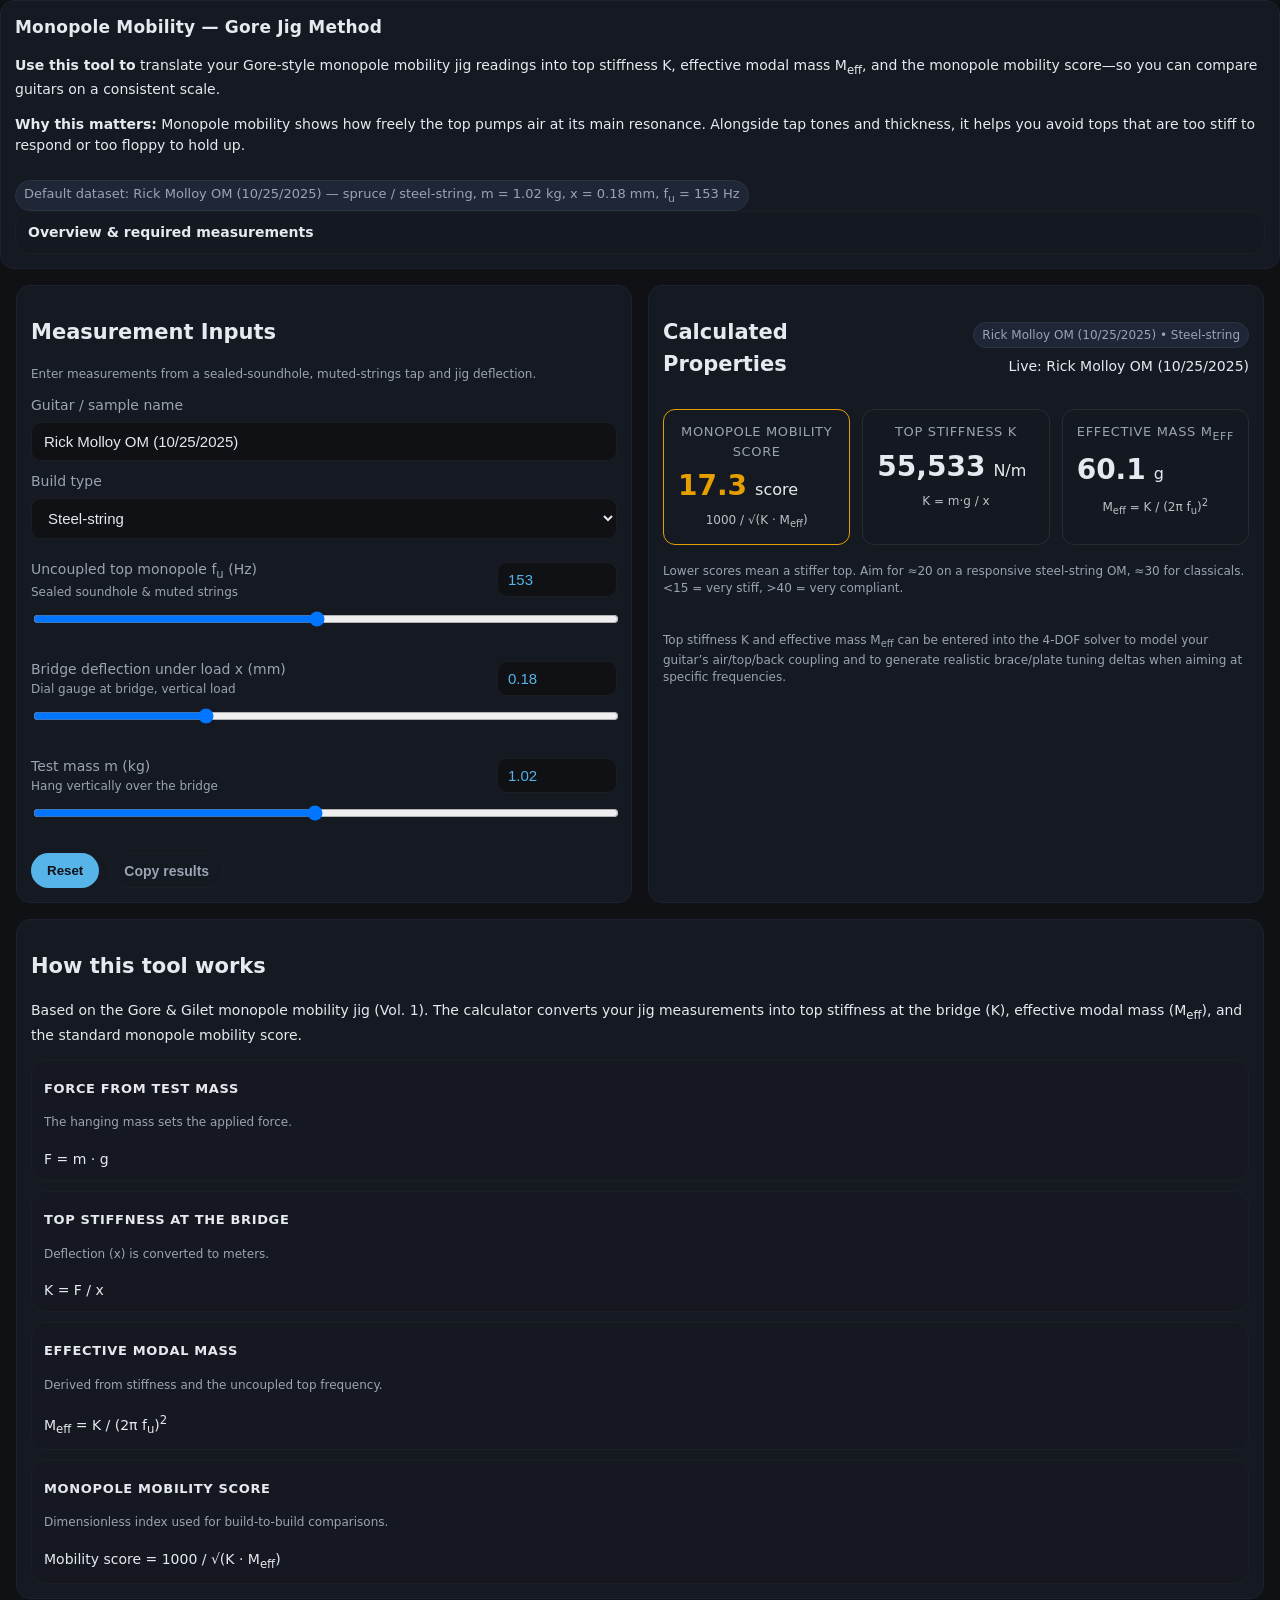
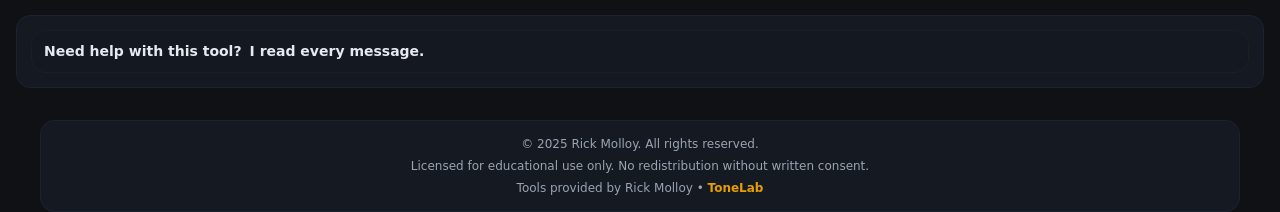
<file: tools/monopole_mobility/index.html>
<!--
© 2025 Rick Molloy. All rights reserved.

This tool builds on the monopole mobility measurement workflow described by Trevor Gore.
Permission is granted to view and reference this file for educational use only.
No redistribution, modification, or commercial use without written consent from the author.
-->
<!DOCTYPE html>
<html lang="en">

<head>
  <meta charset="utf-8" />
  <meta name="viewport" content="width=device-width, initial-scale=1" />
  <title>Monopole Mobility Calculator — Gore Jig Method</title>
  <link rel="stylesheet" href="styles.css" />
</head>

<body>
  <header class="card pad tl-card tl-card-info">
    <h1>Monopole Mobility — Gore Jig Method</h1>
    <p class="tl-card-desc">
      <strong>Use this tool to</strong> translate your Gore-style monopole mobility jig readings into top stiffness K,
      effective modal mass M<sub>eff</sub>, and the monopole mobility score—so you can compare guitars on a consistent scale.
    </p>
    <p class="tl-card-desc">
      <strong>Why this matters:</strong> Monopole mobility shows how freely the top pumps air at its main resonance.
      Alongside tap tones and thickness, it helps you avoid tops that are too stiff to respond or too floppy to hold up.
    </p>
    <div class="sample-note badge">
      Default dataset: Rick Molloy OM (10/25/2025) — spruce / steel-string, m = 1.02 kg, x = 0.18 mm, f<sub>u</sub> = 153 Hz
    </div>
    <details class="tl-accordion">
      <summary>Overview &amp; required measurements</summary>
      <p class="tl-card-desc">
        Seal the soundhole, mute the strings, tap the top to find the uncoupled monopole f<sub>u</sub>, then hang a known mass over the bridge and record deflection x.
      </p>
      <div class="before-card">
        <h3>Measurements required</h3>
        <ul class="tl-list">
          <li>Uncoupled top monopole frequency f<sub>u</sub> (Hz)</li>
          <li>Bridge deflection under test mass x (mm)</li>
          <li>Test mass m (kg)</li>
          <li>Guitar type (steel-string, classical, other)</li>
        </ul>
      </div>
      <div class="before-card">
        <h3>How to use this tool</h3>
        <ol class="tl-steps">
          <li>Seal the soundhole so the box is airtight.</li>
          <li>Mute the strings, tap the top, and record the uncoupled top frequency f<sub>u</sub> with your FFT app.</li>
          <li>Mount the mobility jig – hang a known test mass (m) vertically over the bridge and measure deflection (x) in millimeters.</li>
          <li>Enter f<sub>u</sub>, x, and m above. The calculator converts x → meters, computes K, M<sub>eff</sub>, and mobility.</li>
          <li>Review the score and compare to the target ranges.</li>
        </ol>
      </div>
    </details>
  </header>

  <main>

    <section class="card pad controls">
      <h2>Measurement Inputs</h2>
      <div class="muted small">Enter measurements from a sealed-soundhole, muted-strings tap and jig deflection.</div>
      <label class="name-input">
        Guitar / sample name
        <input id="instrument_name" type="text" value="Rick Molloy OM (10/25/2025)" />
      </label>
      <label class="type-input">
        Build type
        <select id="instrument_type">
          <option value="steel" selected>Steel-string</option>
          <option value="classical">Classical</option>
          <option value="other">Other</option>
        </select>
      </label>
      <div class="inputs">
        <div class="slider-block">
          <div class="slider-row row">
            <label for="freq_field">Uncoupled top monopole f<sub>u</sub> (Hz)<span class="help-text">Sealed soundhole &amp; muted strings</span></label>
            <input id="freq_field" class="value-input" type="number" min="90" max="220" step="0.1" value="153" />
          </div>
          <input id="freq" type="range" min="90" max="220" step="0.1" value="153" />
        </div>

        <div class="slider-block">
          <div class="slider-row row">
            <label for="deflection_field">Bridge deflection under load x (mm)<span class="help-text">Dial gauge at bridge, vertical load</span></label>
            <input id="deflection_field" class="value-input" type="number" min="0.05" max="0.50" step="0.005" value="0.18" />
          </div>
          <input id="deflection" type="range" min="0.05" max="0.50" step="0.005" value="0.18" />
        </div>

        <div class="slider-block">
          <div class="slider-row row">
            <label for="mass_field">Test mass m (kg)<span class="help-text">Hang vertically over the bridge</span></label>
            <input id="mass_field" class="value-input" type="number" min="0.30" max="1.80" step="0.01" value="1.02" />
          </div>
          <input id="mass" type="range" min="0.30" max="1.80" step="0.01" value="1.02" />
        </div>
      </div>
      <div class="actions">
        <button id="reset">Reset</button>
        <button id="copy" class="ghost">Copy results</button>
      </div>
    </section>

    <section class="card pad results">
      <div class="results-header">
        <h2>Calculated Properties</h2>
        <div class="results-meta">
          <span id="instrument_display" class="badge">Rick Molloy OM (10/25/2025) • Steel-string</span>
          <span id="status" class="status muted">Live: Rick Molloy OM (10/25/2025)</span>
        </div>
      </div>
      <div class="result-grid">
        <article class="result-card highlighted">
          <div class="label">Monopole mobility score</div>
          <div class="value-row">
            <div id="mobilityScore" class="value">—</div>
            <span class="unit-inline">score</span>
          </div>
          <div class="note">1000 / √(K · M<sub>eff</sub>)</div>
        </article>
        <article class="result-card">
          <div class="label">Top stiffness K</div>
          <div class="value-row">
            <div id="stiffness" class="value">—</div>
            <span class="unit-inline">N/m</span>
          </div>
          <div class="note">K = m·g / x</div>
        </article>
        <article class="result-card">
          <div class="label">Effective mass M<sub>eff</sub></div>
          <div class="value-row">
            <div id="effMass" class="value">—</div>
            <span class="unit-inline">g</span>
          </div>
          <div class="note">M<sub>eff</sub> = K / (2π f<sub>u</sub>)<sup>2</sup></div>
        </article>
      </div>
      <div class="muted small">
        Lower scores mean a stiffer top. Aim for ≈20 on a responsive steel‑string OM, ≈30 for classicals. &lt;15 = very stiff, &gt;40 = very compliant.
      </div>
      <div id="warnings" class="muted small"></div>
      <div class="muted small">
        Top stiffness K and effective mass M<sub>eff</sub> can be entered into the 4‑DOF solver to model your guitar’s
        air/top/back coupling and to generate realistic brace/plate tuning deltas when aiming at specific frequencies.
      </div>
    </section>

    <section class="card pad tl-card tl-card-info tl-span-2">
      <h2>How this tool works</h2>
      <p class="tl-card-desc">
        Based on the Gore &amp; Gilet monopole mobility jig (Vol. 1). The calculator converts your jig measurements into
        top stiffness at the bridge (K), effective modal mass (M<sub>eff</sub>), and the standard monopole mobility score.
      </p>

      <div class="tl-eq-block">
        <h3>Force from test mass</h3>
        <p class="small muted">The hanging mass sets the applied force.</p>
        <div class="tl-equation">F = m · g</div>
      </div>

      <div class="tl-eq-block">
        <h3>Top stiffness at the bridge</h3>
        <p class="small muted">Deflection (x) is converted to meters.</p>
        <div class="tl-equation">K = F / x</div>
      </div>

      <div class="tl-eq-block">
        <h3>Effective modal mass</h3>
        <p class="small muted">Derived from stiffness and the uncoupled top frequency.</p>
        <div class="tl-equation">M<sub>eff</sub> = K / (2π f<sub>u</sub>)<sup>2</sup></div>
      </div>

      <div class="tl-eq-block">
        <h3>Monopole mobility score</h3>
        <p class="small muted">Dimensionless index used for build-to-build comparisons.</p>
        <div class="tl-equation">Mobility score = 1000 / √(K · M<sub>eff</sub>)</div>
      </div>
    </section>

    <section class="card pad tl-card tl-card-info tl-span-2">
      <details class="tl-accordion help-accordion">
        <summary>Need help with this tool? <span class="muted">I read every message.</span></summary>
        <p class="muted">If your results don’t match what you’re hearing, share your measurements and a short tap clip. I’ll take a look.</p>
        <div id="mc_embed_shell">
          <link href="//cdn-images.mailchimp.com/embedcode/classic-061523.css" rel="stylesheet" type="text/css">
          <div id="mc_embed_signup">
            <form action="https://celestialinstruments.us12.list-manage.com/subscribe/post?u=64b5700d159e15ecf6f527445&amp;id=4d023713d1&amp;f_id=00f844e0f0" method="post" id="mc-embedded-subscribe-form" name="mc-embedded-subscribe-form" class="validate" target="_blank">
              <div id="mc_embed_signup_scroll">
                <h2>Reach out to Rick</h2>
                <div class="indicates-required"><span class="asterisk">*</span> indicates required</div>
                <div class="mc-field-group">
                  <label for="mce-EMAIL">Email Address <span class="asterisk">*</span></label>
                  <input type="email" name="EMAIL" class="required email" id="mce-EMAIL" required value="">
                </div>
                <div class="mc-field-group">
                  <label for="mce-FNAME">First Name </label>
                  <input type="text" name="FNAME" class=" text" id="mce-FNAME" value="">
                </div>
                <div id="mce-responses" class="clear">
                  <div class="response" id="mce-error-response" style="display: none;"></div>
                  <div class="response" id="mce-success-response" style="display: none;"></div>
                </div>
                <div aria-hidden="true" style="position: absolute; left: -5000px;"><input type="text" name="b_64b5700d159e15ecf6f527445_4d023713d1" tabindex="-1" value=""></div>
                <div class="clear"><input type="submit" name="subscribe" id="mc-embedded-subscribe" class="button" value="Send"></div>
              </div>
            </form>
          </div>
          <script type="text/javascript" src="//s3.amazonaws.com/downloads.mailchimp.com/js/mc-validate.js"></script>
          <script type="text/javascript">(function($) {window.fnames = new Array(); window.ftypes = new Array();fnames[0]='EMAIL';ftypes[0]='email';fnames[1]='FNAME';ftypes[1]='text';fnames[7]='SMSPHONE';ftypes[7]='smsphone';fnames[2]='LNAME';ftypes[2]='text';fnames[3]='ADDRESS';ftypes[3]='address';fnames[4]='PHONE';ftypes[4]='phone';fnames[5]='BIRTHDAY';ftypes[5]='birthday';fnames[6]='COMPANY';ftypes[6]='text';}(jQuery));var $mcj = jQuery.noConflict(true);</script>
        </div>
      </details>
    </section>
  </main>

  <footer class="card pad tl-footer">
    <div>© 2025 Rick Molloy. All rights reserved.</div>
    <div>Licensed for educational use only. No redistribution without written consent.</div>
    <div>Tools provided by Rick Molloy • <a href="/">ToneLab</a></div>
  </footer>

  <script src="main.js" defer></script>
</body>

</html>
</file>
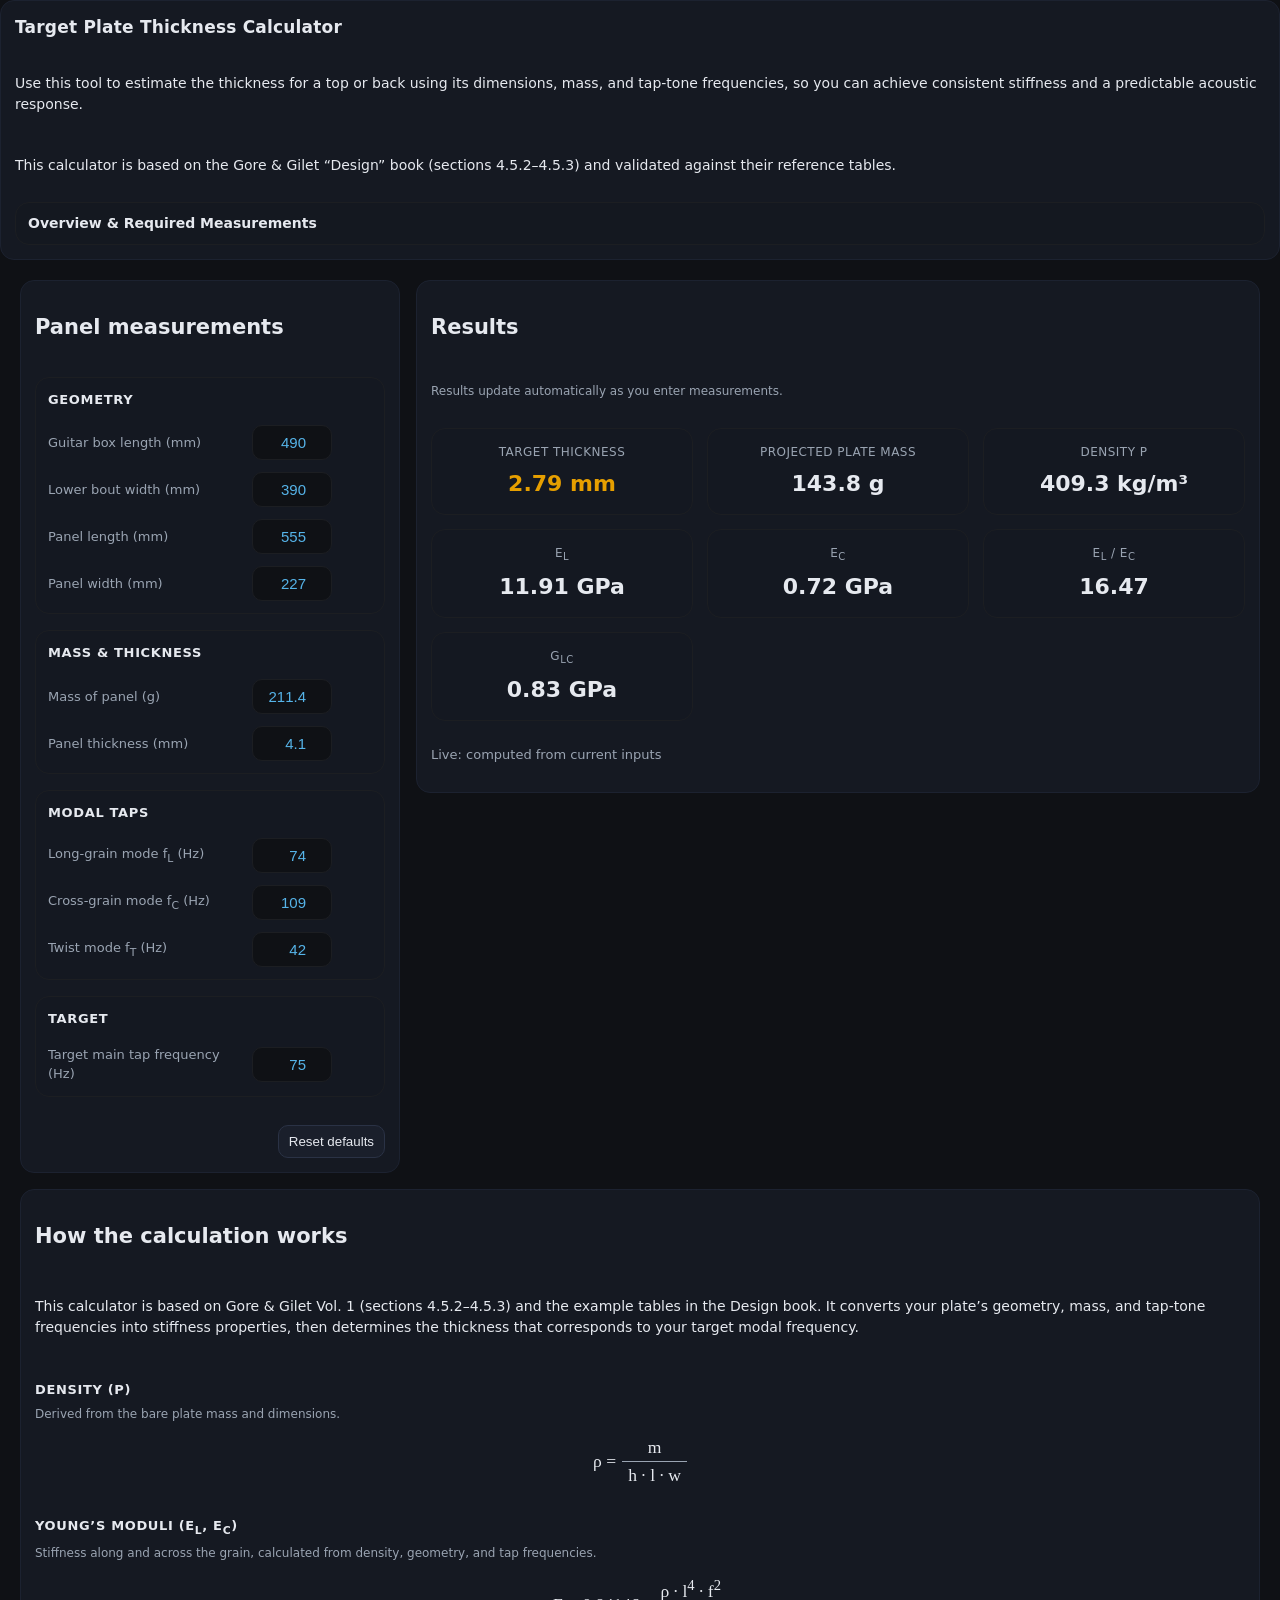
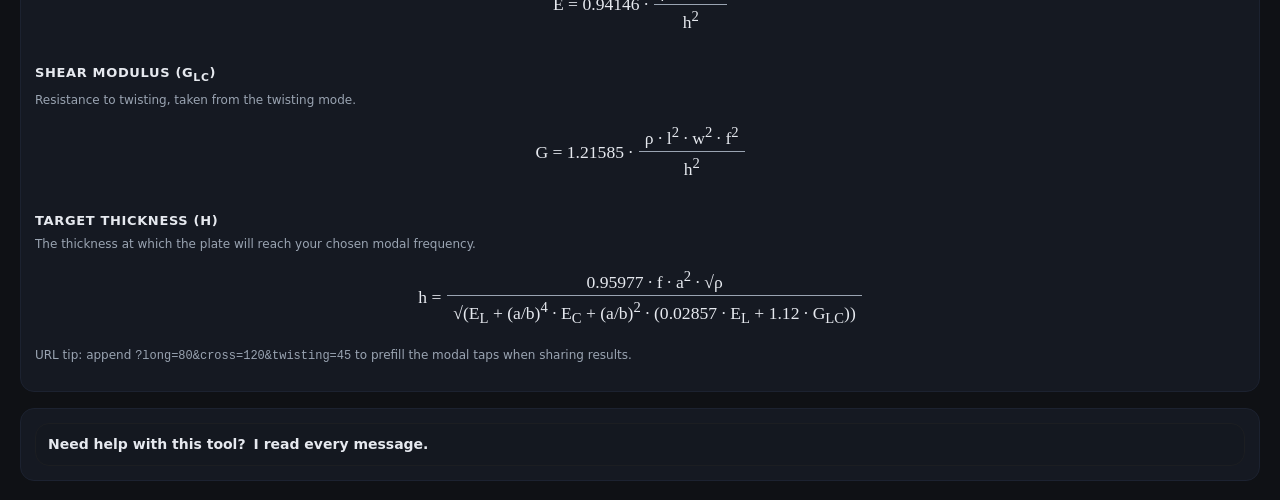
<file: tools/plate_thickness/index.html>
<!DOCTYPE html>
<html lang="en">

<head>
  <meta charset="utf-8">
  <meta name="viewport" content="width=device-width, initial-scale=1">
  <title>Plate Thickness Target — ToneLab</title>
  <link rel="stylesheet" href="styles.css">
</head>

<body>
  <header class="card pad tl-card tl-card-info">
    <h1>Target Plate Thickness Calculator</h1>
    <p class="tl-card-desc">
      Use this tool to estimate the thickness for a top or back using its dimensions, mass, and tap-tone frequencies, so
      you can achieve consistent stiffness and a predictable acoustic response.
    </p>
    <p class="tl-card-desc">
      This calculator is based on the Gore &amp; Gilet “Design” book (sections 4.5.2–4.5.3) and validated against their
      reference tables.
    </p>
    <details class="tl-accordion">
      <summary>Overview &amp; Required Measurements</summary>
      <p class="tl-card-desc">
        Thickness isn’t the target, stiffness is. And one of the most straightforward ways to estimate stiffness in a
        guitar plate is by measuring its modal frequencies.
      </p>
      <div class="before-columns">
        <div class="before-card">
          <h3>How to use this tool</h3>
          <ol class="tl-steps">
            <li>Prepare the plate so it is smooth, rectangular, and evenly thicknessed.</li>
            <li>Tap to identify the long grain, cross grain, and twisting modes.</li>
            <li>Enter your measurements into the controls below.</li>
            <li>Review the recommended target thickness.</li>
          </ol>
        </div>
        <div class="before-card">
          <h3>Measurements required</h3>
          <ul class="tl-list">
            <li>Guitar box length & lower-bout width (mm)</li>
            <li>Plate length, width, and thickness (mm)</li>
            <li>Plate mass (g)</li>
            <li>Tap-tone frequencies: long, cross, twist (Hz)</li>
            <li>Target modal frequency for the finished top or back (Hz)</li>
          </ul>
        </div>
      </div>
      <div class="before-card">
        <h3>Accuracy &amp; troubleshooting</h3>
        <p class="tl-card-desc">
          Measure the fundamental of each mode (an FFT helps). Uneven thickness or coarse sanding can shift the tap
          frequencies; planing or scraping gives the most reliable readings. </p>
        <p class="tl-card-desc">
          If the recommended thickness seems unusually thin, re-measure your tap frequencies and compare them to the
          examples in the Gore &amp; Gilet book. They should be in the same ballpark. If they’re not, send your numbers
          using the form below and we’ll take a look.
        </p>
      </div>
    </details>
  </header>

  <main class="tl-layout">

    <section class="card pad tl-card tl-card-controls tl-control-column">
      <h2>Panel measurements</h2>
      <div class="input-block">
        <h3 class="input-block__title">Geometry</h3>
        <form id="plate_form_geometry" class="tl-control-stack">
          <label class="field">
            <span class="field-label">Guitar box length (mm)</span>
            <input type="number" step="1" min="200" data-field="body_length" value="490">
          </label>
          <label class="field">
            <span class="field-label">Lower bout width (mm)</span>
            <input type="number" step="1" min="200" data-field="lower_bout" value="390">
          </label>
          <label class="field">
            <span class="field-label">Panel length (mm)</span>
            <input type="number" step="1" min="200" data-field="panel_length" value="555">
          </label>
          <label class="field">
            <span class="field-label">Panel width (mm)</span>
            <input type="number" step="1" min="200" data-field="panel_width" value="227">
          </label>
        </form>
      </div>
      <div class="input-block">
        <h3 class="input-block__title">Mass &amp; thickness</h3>
        <form class="tl-control-stack">
          <label class="field">
            <span class="field-label">Mass of panel (g)</span>
            <input type="number" step="0.1" min="10" data-field="panel_mass" value="211.4">
          </label>
          <label class="field">
            <span class="field-label">Panel thickness (mm)</span>
            <input type="number" step="0.1" min="1" data-field="panel_height" value="4.1">
          </label>
        </form>
      </div>
      <div class="input-block">
        <h3 class="input-block__title">Modal taps</h3>
        <form class="tl-control-stack">
          <label class="field">
            <span class="field-label">Long-grain mode f<sub>L</sub> (Hz)</span>
            <input type="number" step="0.1" min="10" data-field="long_freq" value="74">
          </label>
          <label class="field">
            <span class="field-label">Cross-grain mode f<sub>C</sub> (Hz)</span>
            <input type="number" step="0.1" min="10" data-field="cross_freq" value="109">
          </label>
          <label class="field">
            <span class="field-label">Twist mode f<sub>T</sub> (Hz)</span>
            <input type="number" step="0.1" min="10" data-field="twist_freq" value="42">
          </label>
        </form>
      </div>
      <div class="input-block">
        <h3 class="input-block__title">Target</h3>
        <form class="tl-control-stack">
          <label class="field">
            <span class="field-label">Target main tap frequency (Hz)</span>
            <input type="number" step="0.1" min="20" data-field="target_freq" value="75">
          </label>
        </form>
      </div>
      <div class="tl-action-row">
        <button id="reset_inputs">Reset defaults</button>
      </div>
    </section>

    <section class="card pad tl-card tl-card-output">
      <h2>Results</h2>
      <p class="small muted">Results update automatically as you enter measurements.</p>
      <div class="results-grid">
        <div class="result-card">
          <div class="label">Target thickness</div>
          <div id="result_thickness" class="value tl-primary-result">—</div>
        </div>
        <div class="result-card">
          <div class="label">Projected plate mass</div>
          <div id="result_mass" class="value">—</div>
        </div>
        <div class="result-card">
          <div class="label">Density ρ</div>
          <div id="result_density" class="value">—</div>
        </div>
        <div class="result-card">
          <div class="label">E<sub>L</sub></div>
          <div id="result_el" class="value">—</div>
        </div>
        <div class="result-card">
          <div class="label">E<sub>C</sub></div>
          <div id="result_ec" class="value">—</div>
        </div>
        <div class="result-card">
          <div class="label">E<sub>L</sub> / E<sub>C</sub></div>
          <div id="result_ratio" class="value">—</div>
        </div>
        <div class="result-card">
          <div class="label">G<sub>LC</sub></div>
          <div id="result_shear" class="value">—</div>
        </div>
      </div>
      <p id="result_status" class="status">Live: computed from current inputs</p>
    </section>



    <section class="card pad tl-card tl-card-info tl-span-2">
      <h2>How the calculation works</h2>
      <p class="tl-card-desc">
        This calculator is based on Gore &amp; Gilet Vol. 1 (sections 4.5.2–4.5.3) and the example tables in the Design
        book. It converts your plate’s geometry, mass, and tap-tone frequencies into stiffness properties, then
        determines the thickness that corresponds to your target modal frequency.
      </p>

      <div class="tl-eq-block">
        <h3>Density (ρ)</h3>
        <p class="small muted">Derived from the bare plate mass and dimensions.</p>
        <div class="tl-equation">ρ =
          <span class="tl-eq-frac"><span class="tl-eq-num">m</span><span class="tl-eq-den">h · l · w</span></span>
        </div>
      </div>

      <div class="tl-eq-block">
        <h3>Young’s moduli (E<sub>L</sub>, E<sub>C</sub>)</h3>
        <p class="small muted">Stiffness along and across the grain, calculated from density, geometry, and tap
          frequencies.</p>
        <div class="tl-equation">
          E = 0.94146 ·
          <span class="tl-eq-frac">
            <span class="tl-eq-num">ρ · l<sup>4</sup> · f<sup>2</sup></span>
            <span class="tl-eq-den">h<sup>2</sup></span>
          </span>
        </div>
      </div>

      <div class="tl-eq-block">
        <h3>Shear modulus (G<sub>LC</sub>)</h3>
        <p class="small muted">Resistance to twisting, taken from the twisting mode.</p>
        <div class="tl-equation">
          G = 1.21585 ·
          <span class="tl-eq-frac">
            <span class="tl-eq-num">ρ · l<sup>2</sup> · w<sup>2</sup> · f<sup>2</sup></span>
            <span class="tl-eq-den">h<sup>2</sup></span>
          </span>
        </div>
      </div>

      <div class="tl-eq-block">
        <h3>Target thickness (h)</h3>
        <p class="small muted">The thickness at which the plate will reach your chosen modal frequency.</p>
        <div class="tl-equation">
          h =
          <span class="tl-eq-frac">
            <span class="tl-eq-num">0.95977 · f · a<sup>2</sup> · √ρ</span>
            <span class="tl-eq-den">√(E<sub>L</sub> + (a/b)<sup>4</sup> · E<sub>C</sub> + (a/b)<sup>2</sup> · (0.02857 ·
              E<sub>L</sub> + 1.12 · G<sub>LC</sub>))</span>
          </span>
        </div>
      </div>

      <p class="small muted">URL tip: append <code>?long=80&amp;cross=120&amp;twisting=45</code> to prefill the modal
        taps when sharing results.</p>
    </section>
    <section class="card pad tl-card tl-card-info tl-span-2">
      <details class="tl-accordion help-accordion">
        <summary>Need help with this tool? <span class="muted">I read every message.</span></summary>
        <p class="tl-card-desc">
          If your results don’t match what you’re expecting, share your measurements and a note. I’ll take a look.
        </p>
        <form class="tl-help-form">
          <label>
            <span>Email</span>
            <input type="email" placeholder="you@example.com" required>
          </label>
          <label>
            <span>Measurements or notes</span>
            <textarea placeholder="Paste your readings, tap frequencies, or questions" rows="4" required></textarea>
          </label>
          <button type="submit">Send to Rick</button>
        </form>
      </details>
    </section>
  </main>

  <script src="calculator.js"></script>
  <script src="main.js"></script>
</body>

</html>
</file>
<file: tools/common/styles.css>
/* ==========================================================
   LUTHERIELAB DARK THEME (Color-blind safe • Okabe & Ito)
   ========================================================== */
:root {
  /* ---- Neutrals ---- */
  --bg: #0f1115;
  --panel: #151922;
  --panel-hover: #1a1f2b;
  --ink: #e6e9ef;
  --muted: #9aa4b2;
  --radius: 14px;
  --white: var(--ink);
  --border-strong: color-mix(in srgb, var(--ink) 12%, var(--bg));
  --border-soft: color-mix(in srgb, var(--ink) 6%, var(--bg));
  --thumb-border: color-mix(in srgb, var(--panel) 80%, var(--bg));
  --track-neutral: color-mix(in srgb, var(--ink) 16%, var(--bg));
  --track-muted: color-mix(in srgb, var(--muted) 65%, var(--bg));

  /* ---- Okabe & Ito palette ---- */
  --orange:  #E69F00; /* Total / main accent */
  --blue:    #56B4E9; /* Top */
  --green:   #009E73; /* Back */
  --purple:  #CC79A7; /* Air */
  --yellow:  #F0E442; /* Sides */
  --vermilion: #D55E00; /* Alert / secondary contrast */
}

/* ==========================================================
   BASE ELEMENTS
   ========================================================== */
* { box-sizing: border-box; }

body {
  margin: 0;
  font: 14px/1.5 system-ui, -apple-system, Segoe UI, Roboto, Inter, Arial;
  background: var(--bg);
  color: var(--ink);
}

/* ---------- Header ---------- */
header {
  padding: 14px 18px;
  border-bottom: 1px solid #1c2130;
  background: var(--panel);
}
header h1 {
  margin: 0 0 6px 0;
  font-size: 17px;
  letter-spacing: 0.2px;
}
header .muted {
  color: var(--muted);
  font-size: 13px;
  line-height: 1.4;
}

/* ---------- Grid layout ---------- */
main {
  display: grid;
  gap: 16px;
  padding: 16px;
  grid-template-columns: 360px 1fr;
}
@media (max-width: 900px) {
  main { grid-template-columns: 1fr; }
}

/* ---------- Card panels ---------- */
.card {
  background: var(--panel);
  border: 1px solid #1c2230;
  border-radius: var(--radius);
  transition: background 0.2s ease;
}
.card:hover { background: var(--panel-hover); }

.pad { padding: 14px; }

/* ==========================================================
   TYPOGRAPHY
   ========================================================== */
h3.section {
  border-bottom: 1px solid #222a3a;
  padding-bottom: 6px;
  margin: 14px 0 10px;
  color: var(--ink);
  font-size: 14px;
  font-weight: 500;
  letter-spacing: 0.2px;
}
label { color: var(--muted); }
.val {
  color: var(--blue);
  font-variant-numeric: tabular-nums;
}
.small {
  font-size: 12px;
  color: var(--muted);
  margin-top: 6px;
  line-height: 1.4;
}

/* ==========================================================
   CONTROLS
   ========================================================== */
.row {
  display: flex;
  justify-content: space-between;
  align-items: center;
  margin: 8px 0;
}
input[type=range] {
  width: 100%;
  cursor: pointer;
}
select,
input[type="range"]#model_order {
  width: 100%;
}

button {
  border: 1px solid #2a3245;
  background: var(--panel-hover);
  color: var(--ink);
  padding: 8px 10px;
  border-radius: 10px;
  cursor: pointer;
  margin-top: 12px;
  transition: background 0.2s ease, color 0.2s ease;
}
button:hover {
  background: var(--orange);
  color: #000;
}
button:focus-visible {
  outline: 2px solid var(--orange);
  outline-offset: 2px;
}

/* ==========================================================
   CANVAS + LEGEND
   ========================================================== */
canvas {
  display: block;
  width: 100%;
  height: 440px;
  background: #0b0f16;
  border-radius: var(--radius);
}

.legend {
  display: flex;
  flex-wrap: wrap;
  gap: 20px;
  margin-top: 12px;
  color: var(--muted);
  align-items: center;
  font-size: 16px;
}
.legend > div {
  display: inline-flex;
  align-items: center;
  white-space: nowrap;
}
.sw {
  width: 16px;
  height: 3px;
  border-radius: 2px;
  display: inline-block;
  margin-right: 6px;
}
.sw.total  { background: var(--orange); }
.sw.top    { background: var(--blue); }
.sw.back   { background: var(--green); }
.sw.air    { background: var(--purple); }
.sw.sides  { background: var(--yellow); }
.sw.dipole { background: #fdae36; }
.sw.tripole{ background: #a855f7; }
.sw.muted  { opacity: 0.3; }
.sw.current { background: #61a8ff; }
.sw.whatif  { background: #ff9a5c; }

/* ==========================================================
   BADGES + PEAK LIST
   ========================================================== */
.badge {
  display: inline-block;
  background: #1f2636;
  border: 1px solid #2a3245;
  padding: 3px 8px;
  border-radius: 999px;
  font-size: 12px;
  color: var(--muted);
}

#peak_list {
  margin-top: 12px;
  color: var(--muted);
  font-size: 14px;
  display: flex;
  flex-wrap: wrap;
  gap: 10px 18px;
}
#peak_list .pl-item {
  margin: 0;
  display: inline-flex;
  align-items: center;
  white-space: nowrap;
}

/* ==========================================================
   SCROLLBAR (optional polish)
   ========================================================== */
::-webkit-scrollbar { width: 8px; height: 8px; }
::-webkit-scrollbar-track { background: #111; }
::-webkit-scrollbar-thumb {
  background: #333;
  border-radius: 4px;
}
::-webkit-scrollbar-thumb:hover {
  background: var(--orange);
}
</file>
<file: tools/common/4dof/styles.css>
@import url("../styles.css");

main {
  display: grid;
  grid-template-columns: minmax(320px, 360px) 1fr;
  gap: 18px;
  grid-template-areas: "controls plot";
}

@media (max-width: 900px) {
  main {
    grid-template-columns: 1fr;
    grid-template-areas:
      "controls"
      "plot";
  }
}

.plot-panel {
  grid-area: plot;
  background: var(--panel);
  border: 1px solid var(--border-strong);
  border-radius: 18px;
  padding: 12px;
}
.plot-panel .fit-card {
  margin-top: 18px;
}
.controls-panel { grid-area: controls; }

#plot {
  width: 100%;
  height: 420px;
  border-radius: 12px;
  overflow: hidden;
}

.control-grid {
  display: grid;
  gap: 14px;
  grid-template-columns: repeat(auto-fit, minmax(260px, 1fr));
  margin-top: 16px;
}

.control-card {
  border: 1px solid var(--border-strong);
  border-radius: 10px;
  padding: 10px 12px;
  background: color-mix(in srgb, var(--panel) 90%, var(--bg));
  height: 100%;
}
.control-card summary {
  cursor: pointer;
  list-style: none;
  font-weight: 500;
  color: var(--ink);
  display: flex;
  align-items: center;
  justify-content: space-between;
}
.control-card summary::marker { content: ""; }
.control-card summary::-webkit-details-marker { display: none; }
.control-card summary::after {
  content: "▾";
  font-size: 11px;
  color: var(--muted);
  transition: transform 0.2s ease;
}
.control-card[open] summary::after { transform: rotate(180deg); }
.control-card summary + * { margin-top: 8px; }

.fit-card {
  border: 1px solid var(--border-strong);
  border-radius: 14px;
  margin-top: 18px;
  background: color-mix(in srgb, var(--panel) 85%, var(--bg));
  padding: 0 0 12px;
}
.fit-card summary {
  list-style: none;
  cursor: pointer;
  padding: 14px 16px;
  border-bottom: 1px solid var(--border-soft);
  display: flex;
  align-items: center;
  justify-content: space-between;
  gap: 12px;
}
.fit-card summary::-webkit-details-marker { display: none; }
.fit-card summary::after {
  content: "▾";
  font-size: 12px;
  color: var(--muted);
  transition: transform 0.2s ease;
}
.fit-card[open] summary::after {
  transform: rotate(180deg);
}
.fit-card[open] summary { border-bottom-color: color-mix(in srgb, var(--border-soft) 60%, transparent); }
.fit-card__summary h3 {
  margin: 0;
  font-size: 15px;
  color: var(--ink);
}
.fit-card__summary p {
  margin: 4px 0 0;
  font-size: 13px;
  color: var(--muted);
}
.fit-card form {
  padding: 12px 16px 0;
}

.whatif-row {
  margin-top: 6px;
  align-items: center;
}
.ghost {
  border: 1px solid var(--border-soft);
  background: transparent;
  color: var(--muted);
  padding: 4px 10px;
  border-radius: 999px;
  font-size: 12px;
}
.ghost:disabled {
  opacity: 0.5;
  cursor: not-allowed;
}

.action-row {
  display: flex;
  gap: 10px;
  flex-wrap: wrap;
  margin-top: 12px;
}

.delta-summary {
  margin-top: 16px;
  border: 1px solid var(--border-strong);
  border-radius: 12px;
  padding: 12px 14px;
  background: color-mix(in srgb, var(--panel) 80%, var(--bg));
}
.delta-summary h3 {
  margin: 0 0 6px;
  font-size: 13px;
  text-transform: uppercase;
  letter-spacing: 0.04em;
  color: var(--muted);
}
.delta-summary__body {
  font-size: 13px;
  line-height: 1.5;
}
.delta-summary__body ul {
  margin: 0;
  padding-left: 20px;
}
.delta-summary__body li { margin-bottom: 4px; }

.dual-slider {
  position: relative;
  margin: 8px 0 22px;
  height: 34px;
}
.dual-slider input[type=range] {
  -webkit-appearance: none;
  appearance: none;
  height: 4px;
  width: 100%;
  background: var(--track-neutral);
  border-radius: 999px;
  position: absolute;
  top: 14px;
  left: 0;
  margin: 0;
  pointer-events: none;
  border: none;
}
.dual-slider input::-webkit-slider-thumb {
  -webkit-appearance: none;
  pointer-events: all;
  width: 18px;
  height: 18px;
  border-radius: 50%;
  border: 2px solid var(--thumb-border);
  background: var(--track-muted);
  cursor: pointer;
  transition: background 0.15s ease;
}
.dual-slider input.dual-slider__base::-webkit-slider-thumb {
  background: var(--blue);
}
.dual-slider input.dual-slider__base::-moz-range-thumb {
  width: 18px;
  height: 18px;
  border-radius: 50%;
  border: 2px solid var(--thumb-border);
  background: var(--blue);
}
.dual-slider input::-moz-range-thumb {
  pointer-events: all;
  cursor: pointer;
}
.dual-slider__overlay {
  opacity: 0;
  z-index: 2;
  background: transparent;
}
.dual-slider input.dual-slider__overlay::-webkit-slider-thumb {
  background: var(--track-muted);
}
.dual-slider input.dual-slider__overlay::-moz-range-thumb {
  width: 18px;
  height: 18px;
  border-radius: 50%;
  border: 2px solid var(--thumb-border);
  background: var(--track-muted);
}
.dual-slider input.dual-slider__overlay.active-thumb::-webkit-slider-thumb {
  background: var(--orange);
}
.dual-slider input.dual-slider__overlay.active-thumb::-moz-range-thumb {
  background: var(--orange);
}
body.whatif-mode .dual-slider__overlay {
  opacity: 1;
}
.dual-slider__delta {
  position: absolute;
  top: 16px;
  height: 4px;
  border-radius: 999px;
  background: var(--orange);
  opacity: 0;
  display: none;
  z-index: 1;
}
.dual-slider__delta.reverse {
  background: var(--green);
}
body.whatif-mode .dual-slider__delta {
  display: block;
  opacity: 0.85;
}

.whatif-val {
  display: none;
  font-size: 12px;
  color: var(--muted);
  margin: 4px 0 6px;
  line-height: 1.4;
}
body.whatif-mode .whatif-val {
  display: block;
}
.whatif-val__row {
  display: flex;
  align-items: center;
  justify-content: space-between;
  gap: 10px;
}
.whatif-val__delta {
  font-size: 12px;
  color: var(--muted);
}
.whatif-val__delta .delta {
  color: var(--orange);
  font-weight: 600;
}
.delta-label {
  font-weight: 600;
  cursor: help;
  border-bottom: 1px dotted var(--muted);
}
.whatif-val__value {
  display: block;
  font-size: 14px;
  font-weight: 500;
  color: var(--orange);
  text-align: right;
  font-variant-numeric: tabular-nums;
}
.whatif-val__value.is-off {
  color: var(--muted);
}

.fit-modal {
  position: fixed;
  inset: 0;
  display: flex;
  align-items: center;
  justify-content: center;
  background: rgba(6, 8, 12, 0.45);
  opacity: 0;
  pointer-events: none;
  transition: opacity 0.2s ease;
  z-index: 1000;
}
.fit-modal.is-open {
  opacity: 1;
  pointer-events: all;
}
.fit-modal__backdrop {
  position: absolute;
  inset: 0;
}
.fit-modal__panel {
  position: relative;
  background: var(--panel);
  border: 1px solid var(--border-strong);
  border-radius: 14px;
  width: min(520px, calc(100% - 32px));
  padding: 18px;
  box-shadow: 0 18px 48px rgba(0,0,0,0.45);
}
.fit-modal__panel header {
  display: flex;
  align-items: center;
  justify-content: space-between;
  gap: 12px;
  margin-bottom: 12px;
}
.fit-modal form {
  position: relative;
  z-index: 1;
}
.fit-grid {
  display: grid;
  grid-template-columns: repeat(auto-fit, minmax(200px, 1fr));
  gap: 12px;
  margin: 16px 0;
}
.fit-group {
  border: 1px solid var(--border-soft);
  border-radius: 10px;
  padding: 10px 12px 4px;
  margin: 12px 0;
}
.fit-group legend {
  font-size: 12px;
  text-transform: uppercase;
  letter-spacing: 0.04em;
  color: var(--muted);
  padding: 0 6px;
}
.fit-grid label {
  display: flex;
  flex-direction: column;
  gap: 4px;
  font-size: 12px;
  color: var(--muted);
}
.fit-grid input {
  border: 1px solid var(--border-soft);
  border-radius: 8px;
  background: var(--bg);
  color: var(--ink);
  padding: 6px 8px;
  font-size: 14px;
}
.fit-grid input:focus-visible {
  outline: 2px solid var(--orange);
  outline-offset: 1px;
}
.fit-status {
  min-height: 18px;
  margin-bottom: 12px;
}
.fit-option {
  display: flex;
  align-items: flex-start;
  gap: 8px;
  font-size: 12px;
  color: var(--muted);
  line-height: 1.4;
  margin-bottom: 12px;
}
.fit-actions {
  display: flex;
  justify-content: flex-end;
  gap: 10px;
}
</file>
<file: tools/monopole_mobility/styles.css>
@import url("../common/styles.css");

main {
  grid-template-columns: repeat(auto-fit, minmax(320px, 1fr));
  gap: 16px;
}

.tl-card-info h3 {
  margin: 8px 0 4px;
  font-size: 13px;
  text-transform: uppercase;
  letter-spacing: 0.05em;
}

.tl-accordion {
  border: 1px solid var(--border-soft);
  border-radius: var(--radius);
  padding: 10px 12px;
  background: color-mix(in srgb, var(--panel) 85%, var(--bg));
}

.tl-accordion summary {
  cursor: pointer;
  font-weight: 600;
  color: var(--ink);
  list-style: none;
}

.tl-accordion summary::-webkit-details-marker {
  display: none;
}

.tl-accordion[open] {
  border-color: var(--orange);
}

.tl-accordion > *:not(summary) {
  margin-top: 10px;
}

.tl-span-2 {
  grid-column: span 2;
}

@media (max-width: 900px) {
  .tl-span-2 {
    grid-column: span 1;
  }
}

.help-accordion summary {
  display: flex;
  gap: 8px;
  align-items: baseline;
  flex-wrap: wrap;
}

.before-card {
  border: 1px solid var(--border-soft);
  border-radius: var(--radius);
  padding: 10px 12px;
  background: color-mix(in srgb, var(--panel) 90%, var(--bg));
  display: flex;
  flex-direction: column;
  gap: 8px;
}

.before-card h3 {
  margin: 0;
  font-size: 13px;
  text-transform: uppercase;
  letter-spacing: 0.05em;
}

.tl-steps {
  margin: 0;
  padding-left: 18px;
  color: var(--muted);
  font-size: 13px;
  line-height: 1.5;
}

.tl-list {
  margin: 6px 0 0;
  padding-left: 18px;
  color: var(--muted);
  font-size: 13px;
  line-height: 1.5;
}

.sample-note {
  margin-top: 10px;
  display: inline-block;
  font-size: 13px;
}

.controls .inputs {
  display: flex;
  flex-direction: column;
  gap: 18px;
  margin-top: 12px;
}

.name-input {
  display: flex;
  flex-direction: column;
  gap: 6px;
  margin-top: 12px;
  font-size: 14px;
  color: var(--muted);
}

.name-input input {
  border: 1px solid var(--border-soft);
  border-radius: 10px;
  padding: 10px 12px;
  background: var(--bg);
  color: var(--ink);
  font-size: 15px;
}

.type-input {
  display: flex;
  flex-direction: column;
  gap: 6px;
  margin-top: 10px;
  font-size: 14px;
  color: var(--muted);
}

.type-input select {
  border: 1px solid var(--border-soft);
  border-radius: 10px;
  padding: 10px 12px;
  background: var(--bg);
  color: var(--ink);
  font-size: 15px;
}

.slider-block input[type="range"] {
  width: 100%;
}

.slider-row {
  display: grid;
  grid-template-columns: 1fr 120px;
  align-items: center;
  gap: 10px;
  margin-bottom: 8px;
  font-size: 14px;
}

.value-input {
  border: 1px solid var(--border-soft);
  border-radius: 10px;
  padding: 8px 10px;
  background: var(--bg);
  color: var(--blue);
  font-size: 15px;
  width: 100%;
}

.actions {
  display: flex;
  gap: 10px;
  margin-top: 14px;
  flex-wrap: wrap;
}

.checklist {
  margin-top: 16px;
  border: 1px dashed var(--border-soft);
  padding: 10px 12px;
  border-radius: 8px;
  background: color-mix(in srgb, var(--panel) 85%, var(--bg));
}

.checklist summary {
  cursor: pointer;
  font-weight: 600;
}

.checklist ul {
  margin: 10px 0 0;
  padding-left: 18px;
  font-size: 13px;
  line-height: 1.5;
}

.results {
  display: flex;
  flex-direction: column;
  gap: 12px;
}

.results-header {
  display: flex;
  justify-content: space-between;
  align-items: baseline;
  gap: 12px;
}

.results-meta {
  display: flex;
  flex-wrap: wrap;
  gap: 8px;
  align-items: center;
  justify-content: flex-end;
}

.result-grid {
  display: grid;
  grid-template-columns: repeat(auto-fit, minmax(180px, 1fr));
  gap: 12px;
}

.result-card {
  border: 1px solid var(--border-strong);
  border-radius: 12px;
  padding: 12px 14px;
  background: color-mix(in srgb, var(--panel) 90%, var(--bg));
  text-align: center;
}

.result-card.highlighted {
  background: color-mix(in srgb, var(--panel) 95%, var(--bg));
  border-color: var(--orange);
}

.result-card .label {
  font-size: 13px;
  text-transform: uppercase;
  letter-spacing: 0.05em;
  color: var(--muted);
}

.result-card .value {
  font-size: 28px;
  font-weight: 600;
  margin: 4px 0;
}

.result-card.highlighted .value {
  color: var(--orange);
}

.value-row {
  display: flex;
  align-items: baseline;
  gap: 8px;
}

.unit-inline {
  font-size: 16px;
  color: inherit;
}

.result-card .unit {
  font-size: 12px;
  color: inherit;
}

.result-card .note {
  font-size: 12px;
  color: inherit;
  opacity: 0.8;
}

.tl-eq-block {
  border: 1px solid var(--border-soft);
  border-radius: var(--radius);
  padding: 10px 12px;
  margin-top: 10px;
  background: color-mix(in srgb, var(--panel) 92%, var(--bg));
  display: flex;
  flex-direction: column;
  gap: 6px;
}

.tl-equation {
  font-family: "Inter", system-ui, -apple-system, BlinkMacSystemFont, "Segoe UI", sans-serif;
  font-size: 14px;
}

.formulas ol {
  margin: 8px 0 0 18px;
  line-height: 1.5;
}

.help-text {
  display: block;
  font-size: 12px;
  color: var(--muted);
}

.ghost {
  border: 1px solid var(--border-soft);
  background: transparent;
  color: var(--muted);
  padding: 8px 14px;
  border-radius: 999px;
  font-size: 14px;
}

.tl-footer {
  margin: 16px auto 0;
  max-width: 1200px;
  text-align: center;
  font-size: 12px;
  color: var(--muted);
  display: flex;
  flex-direction: column;
  gap: 4px;
}

.tl-footer a {
  color: var(--orange);
  text-decoration: none;
  font-weight: 600;
}

button {
  padding: 10px 16px;
  border-radius: 999px;
  border: none;
  background: var(--blue);
  color: var(--bg);
  font-weight: 600;
  cursor: pointer;
}

button:disabled {
  opacity: 0.5;
  cursor: not-allowed;
}

.tl-help-form {
  display: flex;
  flex-direction: column;
  gap: 12px;
}
.tl-help-form label {
  display: flex;
  flex-direction: column;
  gap: 4px;
  color: var(--muted);
  font-size: 13px;
}
.tl-help-form input,
.tl-help-form textarea {
  border: 1px solid var(--border-soft);
  border-radius: 10px;
  background: var(--bg);
  color: var(--ink);
  padding: 8px 10px;
  font-size: 14px;
}
.tl-help-form button {
  align-self: flex-start;
  border: 1px solid var(--border-soft);
  border-radius: 999px;
  padding: 8px 16px;
  background: var(--panel-hover);
  color: var(--ink);
  cursor: pointer;
  transition: background 0.2s ease;
}
.tl-help-form button:hover {
  background: var(--orange);
  color: #111;
}
</file>
<file: tools/plate_thickness/styles.css>
@import url("../common/styles.css");

body {
  background: var(--bg);
  color: var(--ink);
}

main.tl-layout {
  display: grid;
  grid-template-columns: 380px minmax(0, 1fr);
  gap: 16px;
  align-items: start;
  max-width: 1300px;
  margin: 0 auto;
  padding: 20px;
  grid-auto-flow: row;
}
@media (max-width: 900px) {
  main.tl-layout {
    grid-template-columns: 1fr;
  }
}

.tl-card {
  display: flex;
  flex-direction: column;
  gap: 12px;
}
.tl-card-controls {
  gap: 16px;
  background: var(--panel);
}
.tl-card-output {
  gap: 16px;
}

.tl-control-column {
  grid-column: 1;
  grid-row: 1 / span 3;
  align-self: start;
}

.tl-card-output {
  grid-column: 2;
}

.tl-span-2 {
  grid-column: 1 / -1;
}
@media (max-width: 900px) {
  .tl-span-2 {
    grid-column: 1;
  }
}

.badge-warning {
  margin-top: 8px;
  display: inline-flex;
  padding: 6px 12px;
  border-radius: 999px;
  background: color-mix(in srgb, var(--orange) 20%, var(--panel));
  border: 1px solid color-mix(in srgb, var(--orange) 50%, var(--panel));
  color: var(--ink);
  font-size: 13px;
}

.tl-control-stack {
  display: flex;
  flex-direction: column;
  gap: 12px;
}

.tl-action-row {
  display: flex;
  justify-content: flex-end;
}

.tl-control-column {
  background: var(--panel);
}

.input-block {
  border: 1px solid var(--border-soft);
  border-radius: var(--radius);
  padding: 12px;
  background: color-mix(in srgb, var(--panel) 90%, var(--bg));
  display: flex;
  flex-direction: column;
  gap: 10px;
}

.input-block__title {
  margin: 0 0 6px 0;
  font-size: 13px;
  font-weight: 600;
  color: var(--ink);
  text-transform: uppercase;
  letter-spacing: 0.05em;
}

.tl-list {
  margin: 0;
  padding-left: 18px;
  color: var(--muted);
  font-size: 13px;
  line-height: 1.5;
}

.tl-steps {
  margin: 0;
  padding-left: 18px;
  color: var(--muted);
  font-size: 13px;
  line-height: 1.5;
}

.tl-help-form {
  display: flex;
  flex-direction: column;
  gap: 12px;
}
.tl-help-form label {
  display: flex;
  flex-direction: column;
  gap: 4px;
  color: var(--muted);
  font-size: 13px;
}
.tl-help-form input,
.tl-help-form textarea {
  border: 1px solid var(--border-soft);
  border-radius: 10px;
  background: var(--bg);
  color: var(--ink);
  padding: 8px 10px;
  font-size: 14px;
}
.tl-help-form button {
  align-self: flex-start;
  border: 1px solid var(--border-soft);
  border-radius: 999px;
  padding: 8px 16px;
  background: var(--panel-hover);
  color: var(--ink);
  cursor: pointer;
  transition: background 0.2s ease;
}
.tl-help-form button:hover {
  background: var(--orange);
  color: #111;
}

.tl-eq-block {
  margin-top: 16px;
}
.tl-eq-block h3 {
  margin: 0;
  font-size: 13px;
  text-transform: uppercase;
  letter-spacing: 0.05em;
}
.tl-equation {
  font-family: "Cambria", "Georgia", serif;
  font-size: 1.1rem;
  margin-top: 6px;
  display: flex;
  justify-content: center;
  align-items: center;
  gap: 6px;
  flex-wrap: wrap;
}
.tl-eq-frac {
  display: inline-flex;
  flex-direction: column;
  align-items: center;
}
.tl-eq-num,
.tl-eq-den {
  padding: 0 6px;
  text-align: center;
}
.tl-eq-den {
  border-top: 1px solid var(--muted);
  width: 100%;
}

.tl-accordion {
  border: 1px solid var(--border-soft);
  border-radius: var(--radius);
  padding: 10px 12px;
  background: color-mix(in srgb, var(--panel) 85%, var(--bg));
}
.before-columns {
  display: grid;
  grid-template-columns: repeat(auto-fit, minmax(260px, 1fr));
  gap: 12px;
}
.before-card {
  border: 1px solid var(--border-soft);
  border-radius: var(--radius);
  padding: 10px 12px;
  background: color-mix(in srgb, var(--panel) 90%, var(--bg));
  display: flex;
  flex-direction: column;
  gap: 8px;
}
.before-card h3 {
  margin: 0;
  font-size: 13px;
  text-transform: uppercase;
  letter-spacing: 0.05em;
}
.tl-accordion summary {
  cursor: pointer;
  font-weight: 600;
  color: var(--ink);
  list-style: none;
}
.tl-accordion summary::-webkit-details-marker {
  display: none;
}
.tl-accordion[open] {
  border-color: var(--orange);
}
.tl-accordion > *:not(summary) {
  margin-top: 10px;
}

.help-accordion summary {
  display: flex;
  gap: 8px;
  align-items: baseline;
  flex-wrap: wrap;
}

.field {
  display: grid;
  grid-template-columns: 1fr 120px;
  align-items: center;
  gap: 10px;
  font-size: 14px;
  color: var(--muted);
}

.field-label {
  font-size: 13px;
  color: var(--muted);
}

.field input {
  border: 1px solid var(--border-soft);
  border-radius: 10px;
  padding: 8px 10px;
  background: var(--bg);
  color: var(--blue);
  font-size: 15px;
  text-align: right;
  max-width: 80px;
}

.actions {
  margin-top: 4px;
  display: flex;
  justify-content: flex-end;
}

.actions button {
  border: 1px solid var(--border-soft);
  border-radius: 999px;
  padding: 8px 16px;
  background: var(--panel-hover);
  color: var(--ink);
  font-size: 14px;
  cursor: pointer;
}

.actions button:hover {
  background: var(--orange);
  color: #111;
}

.results-grid {
  display: grid;
  grid-template-columns: repeat(auto-fit, minmax(200px, 1fr));
  gap: 14px;
}

.result-card {
  border-radius: var(--radius);
  border: 1px solid var(--border-soft);
  padding: 14px;
  background: color-mix(in srgb, var(--panel) 90%, var(--bg));
  text-align: center;
}

.result-card .label {
  color: var(--muted);
  font-size: 12px;
  letter-spacing: 0.04em;
  text-transform: uppercase;
  margin-bottom: 6px;
}

.result-card .value {
  font-size: 22px;
  font-weight: 600;
}
.tl-primary-result {
  font-size: 28px;
  color: var(--orange);
}

.status {
  color: var(--muted);
  font-size: 13px;
  margin-top: 8px;
}

ol.small {
  margin-left: 18px;
  line-height: 1.5;
}
</file>
